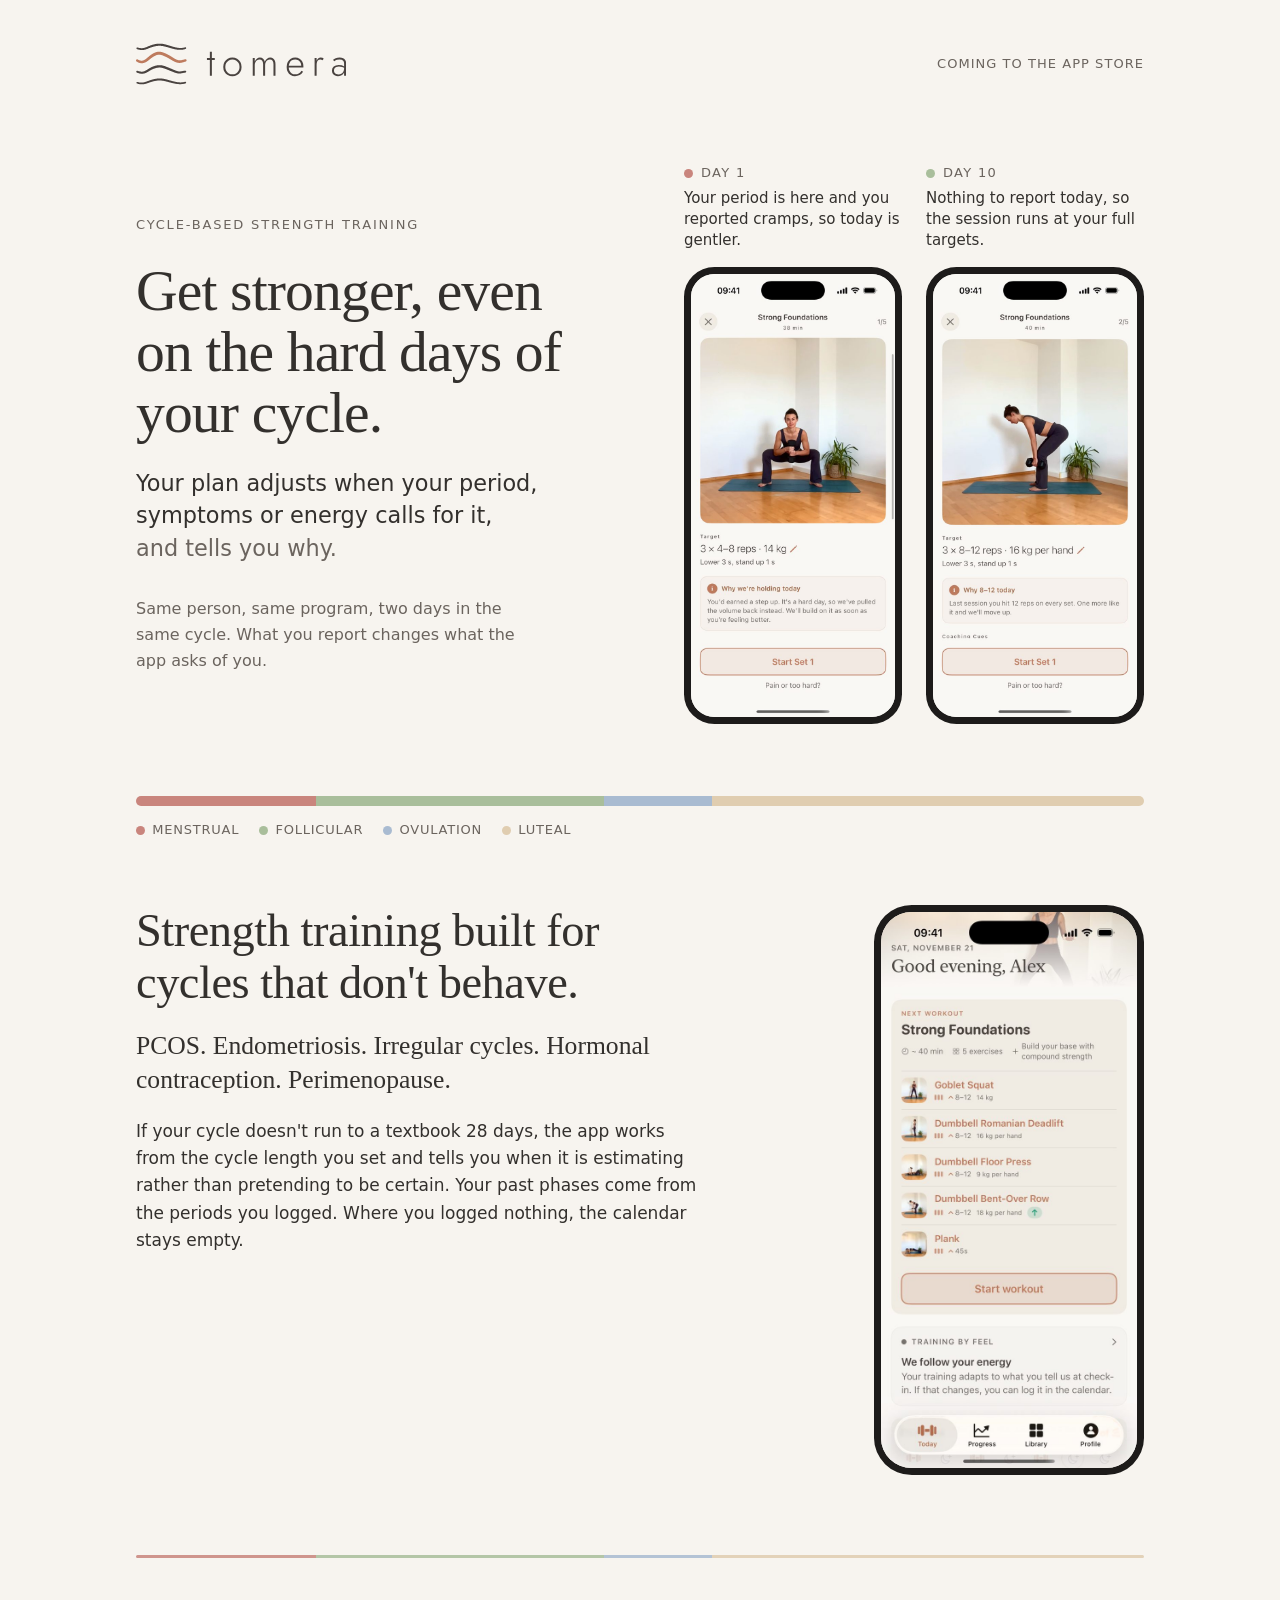
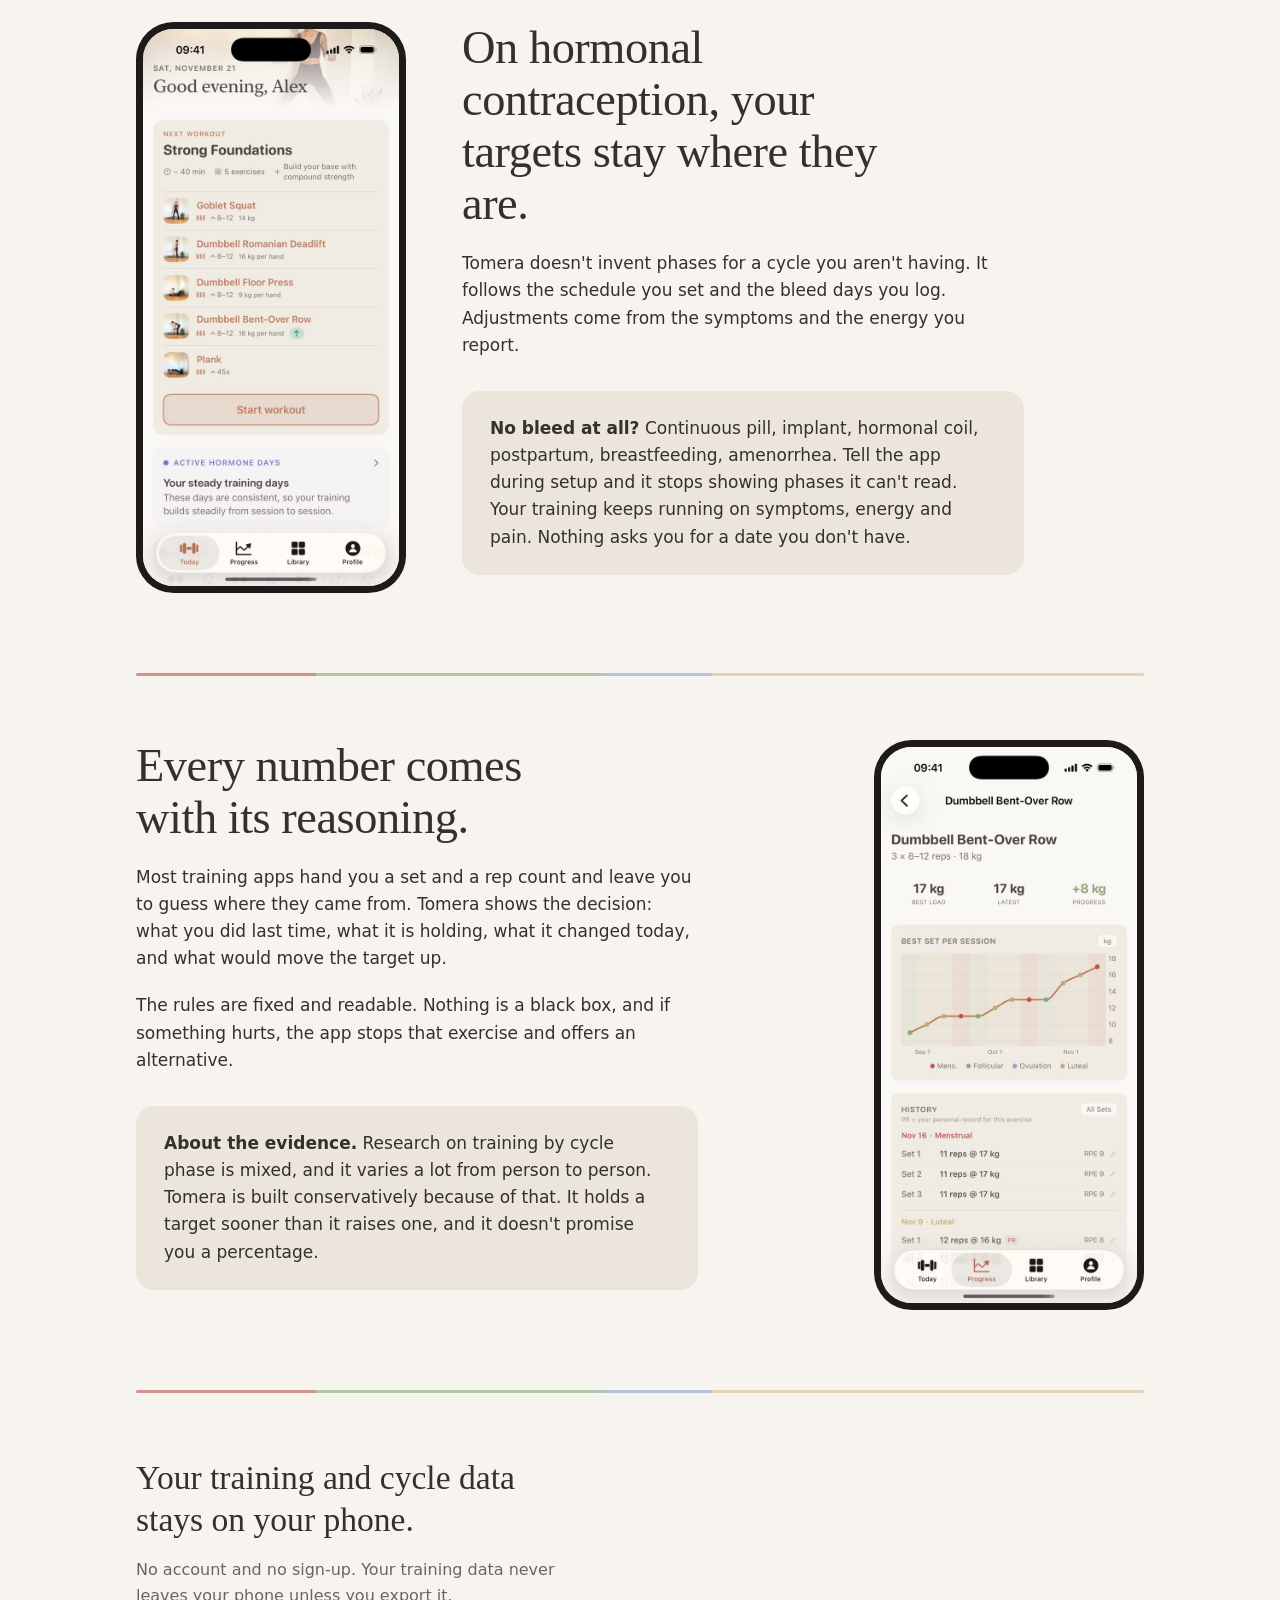
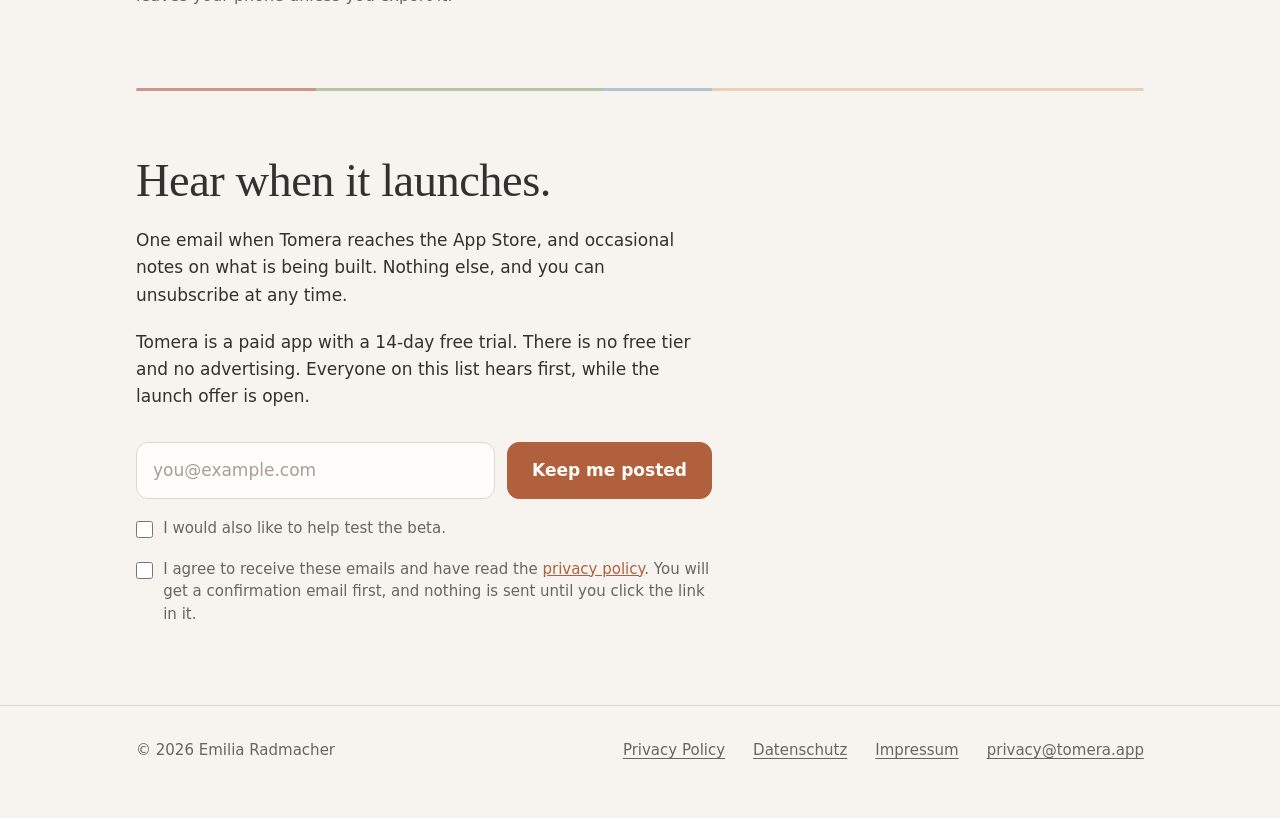
<file: index.html>
<!DOCTYPE html>
<html lang="en">
<head>
<meta charset="utf-8">
<meta name="viewport" content="width=device-width, initial-scale=1">
<title>Tomera · Cycle-based strength training</title>
<meta name="description" content="Get stronger, even on the hard days of your cycle. Your plan adjusts when your period, symptoms or energy calls for it, and tells you why. Built for PCOS, endometriosis, irregular cycles, hormonal contraception and perimenopause. Your data stays on your phone.">
<link rel="canonical" href="https://tomera.app/">
<meta property="og:type" content="website">
<meta property="og:title" content="Tomera · Cycle-based strength training">
<meta property="og:description" content="Get stronger, even on the hard days of your cycle.">
<meta property="og:url" content="https://tomera.app/">
<meta property="og:image" content="https://tomera.app/og-image.png">
<meta property="og:image:width" content="1200">
<meta property="og:image:height" content="630">
<meta property="og:image:alt" content="The Tomera home screen on two different days of the same cycle, one gentler, one at full targets.">
<meta property="og:site_name" content="Tomera">
<meta name="twitter:card" content="summary_large_image">
<link rel="icon" href="/icon.png" type="image/png">
<link rel="apple-touch-icon" href="/icon.png">

<style>
:root{
  --paper:#F7F4EF;
  --card:#EBE5DC;
  --ink:#33302D;
  --ink-soft:#6B645E;
  --clay:#B0603C;
  --line:#DED6CA;

  --menstrual:#C9857D;
  --follicular:#A9BE9B;
  --ovulation:#A9BBD1;
  --luteal:#E0CDB0;

  --measure:66rem;
}

*{box-sizing:border-box}

html{-webkit-text-size-adjust:100%}

body{
  margin:0;
  background:var(--paper);
  color:var(--ink);
  font-family:system-ui,-apple-system,"Segoe UI",Roboto,sans-serif;
  font-size:17px;
  line-height:1.6;
  -webkit-font-smoothing:antialiased;
}

.wrap{
  width:100%;
  max-width:var(--measure);
  margin:0 auto;
  padding:0 1.5rem;
}

a{color:var(--clay)}
a:focus-visible,
button:focus-visible{
  outline:2px solid var(--clay);
  outline-offset:3px;
  border-radius:2px;
}

/* ---------- masthead ---------- */

.masthead{
  padding:2.25rem 0 1rem;
}
.masthead .wrap{
  display:flex;
  align-items:center;
  justify-content:space-between;
  gap:1rem;
  flex-wrap:wrap;
}
.mark{display:block;height:56px;width:auto}
.status{
  font-size:.8125rem;
  letter-spacing:.08em;
  text-transform:uppercase;
  color:var(--ink-soft);
  margin:0;
}

/* ---------- hero ---------- */

.hero{padding:3.5rem 0 0}

.eyebrow{
  font-size:.8125rem;
  letter-spacing:.14em;
  text-transform:uppercase;
  color:var(--ink-soft);
  margin:0 0 1.5rem;
}

.hero-grid{
  display:grid;
  grid-template-columns:minmax(0,1fr) minmax(0,460px);
  gap:4rem;
  align-items:center;
}

.hero h1{
  font-family:ui-serif,"New York",Georgia,serif;
  font-weight:400;
  font-size:clamp(2.3rem,5vw,3.6rem);
  line-height:1.06;
  letter-spacing:-.015em;
  margin:0 0 1.5rem;
  max-width:15ch;
}

.lede{
  font-size:clamp(1.15rem,2.2vw,1.4rem);
  line-height:1.45;
  max-width:32ch;
  margin:0 0 2rem;
  color:var(--ink);
}
.lede .second{display:block;color:var(--ink-soft)}

/* ---------- phase band (signature) ---------- */

.band{
  display:flex;
  height:10px;
  border-radius:999px;
  overflow:hidden;
  margin:4.5rem 0 .875rem;
}
.band span{display:block}
.band .m{flex:5;background:var(--menstrual)}
.band .f{flex:8;background:var(--follicular)}
.band .o{flex:3;background:var(--ovulation)}
.band .l{flex:12;background:var(--luteal)}

.band-key{
  display:flex;
  flex-wrap:wrap;
  gap:.4rem 1.25rem;
  margin:0;
  padding:0;
  list-style:none;
  font-size:.8125rem;
  letter-spacing:.06em;
  text-transform:uppercase;
  color:var(--ink-soft);
}
.band-key li{display:flex;align-items:center;gap:.45rem}
.dot{width:9px;height:9px;border-radius:999px;display:inline-block}
.dot.m{background:var(--menstrual)}
.dot.f{background:var(--follicular)}
.dot.o{background:var(--ovulation)}
.dot.l{background:var(--luteal)}

/* ---------- paired screens ---------- */

.pair{
  display:grid;
  grid-template-columns:repeat(2,minmax(0,1fr));
  gap:1.5rem;
  align-items:start;
}

.screen figcaption{
  margin:0 0 1rem;
  font-size:.9375rem;
  line-height:1.4;
}
.screen .day{
  display:flex;
  align-items:center;
  gap:.5rem;
  font-size:.8125rem;
  letter-spacing:.1em;
  text-transform:uppercase;
  color:var(--ink-soft);
  margin:0 0 .35rem;
}
.screen .say{color:var(--ink)}

.shot{
  display:block;
  width:100%;
  height:auto;
  border:7px solid #1d1b1a;
  border-radius:14% / 6.5%;
  background:#1d1b1a;
}

.pair-note{
  margin:0;
  max-width:40ch;
  color:var(--ink-soft);
  font-size:1rem;
}

/* ---------- rules and sections ---------- */

.rule{
  display:flex;
  height:3px;
  border-radius:999px;
  overflow:hidden;
  margin:5rem 0 0;
  opacity:.85;
}
.rule span{display:block}
.rule .m{flex:5;background:var(--menstrual)}
.rule .f{flex:8;background:var(--follicular)}
.rule .o{flex:3;background:var(--ovulation)}
.rule .l{flex:12;background:var(--luteal)}

.section{padding:4rem 0 0}

.section h2{
  font-family:ui-serif,"New York",Georgia,serif;
  font-weight:400;
  font-size:clamp(1.9rem,4vw,2.9rem);
  line-height:1.12;
  letter-spacing:-.01em;
  margin:0 0 1.25rem;
  max-width:20ch;
}

.section p{
  max-width:52ch;
  margin:0 0 1.25rem;
}

.split{
  display:grid;
  grid-template-columns:minmax(0,1fr) minmax(0,270px);
  gap:3.5rem;
  align-items:start;
}
.split.flip{grid-template-columns:minmax(0,270px) minmax(0,1fr)}
.split.flip .split-text{order:2}
.split.flip .split-media{order:1}

.conditions{
  font-family:ui-serif,"New York",Georgia,serif;
  font-size:clamp(1.25rem,2.6vw,1.6rem);
  line-height:1.35;
  margin:0 0 1.5rem;
  max-width:22ch;
}

.floor{
  background:var(--card);
  border-radius:18px;
  padding:1.5rem 1.75rem;
  margin:2rem 0 0;
  max-width:52ch;
}
.floor p{margin:0;max-width:none}
.floor strong{font-weight:600}

/* ---------- privacy ---------- */

.privacy{
  padding:4rem 0 0;
}
.privacy p{
  font-family:ui-serif,"New York",Georgia,serif;
  font-size:clamp(1.5rem,3.4vw,2.1rem);
  line-height:1.25;
  max-width:24ch;
  margin:0 0 1rem;
}
.privacy .sub{
  font-family:system-ui,-apple-system,"Segoe UI",Roboto,sans-serif;
  font-size:1rem;
  line-height:1.6;
  color:var(--ink-soft);
  max-width:46ch;
}

/* ---------- signup ---------- */

.visually-hidden{
  position:absolute;
  width:1px;height:1px;
  padding:0;margin:-1px;
  overflow:hidden;
  clip:rect(0 0 0 0);
  white-space:nowrap;
  border:0;
}

.signup-form{max-width:36rem;margin:2rem 0 0}

.field-row{
  display:flex;
  gap:.75rem;
  flex-wrap:wrap;
}

.field-row input[type=email]{
  flex:1 1 16rem;
  min-width:0;
  font:inherit;
  color:var(--ink);
  background:#FFFDFA;
  border:1px solid var(--line);
  border-radius:12px;
  padding:.85rem 1rem;
}
.field-row input[type=email]::placeholder{color:#A79E95}
.field-row input[type=email]:focus-visible{
  outline:2px solid var(--clay);
  outline-offset:1px;
  border-color:var(--clay);
}

.field-row button{
  font:inherit;
  font-weight:600;
  color:#FFFDFA;
  background:var(--clay);
  border:1px solid var(--clay);
  border-radius:12px;
  padding:.85rem 1.5rem;
  cursor:pointer;
}
.field-row button:hover{background:#9C5334;border-color:#9C5334}

.check{
  display:flex;
  align-items:flex-start;
  gap:.65rem;
  margin:1.15rem 0 0;
  font-size:.9375rem;
  line-height:1.5;
  color:var(--ink-soft);
  cursor:pointer;
}
.check input{
  margin:.25rem 0 0;
  width:1.05rem;
  height:1.05rem;
  accent-color:var(--clay);
  flex:none;
}
.check a{color:var(--clay)}

.trap{
  position:absolute;
  left:-9999px;
  width:1px;
  height:1px;
  overflow:hidden;
}

/* ---------- footer ---------- */

.foot{
  margin-top:5rem;
  border-top:1px solid var(--line);
  padding:2rem 0 3.5rem;
  font-size:.9375rem;
  color:var(--ink-soft);
}
.foot .wrap{
  display:flex;
  flex-wrap:wrap;
  gap:.75rem 1.75rem;
  align-items:baseline;
  justify-content:space-between;
}
.foot nav{display:flex;flex-wrap:wrap;gap:.75rem 1.75rem}
.foot a{color:var(--ink-soft);text-decoration:underline;text-underline-offset:3px}
.foot a:hover{color:var(--clay)}
.foot .copy{margin:0}

/* ---------- responsive ---------- */

@media (max-width:760px){
  .pair{gap:1.5rem}
  .split,
  .split.flip{grid-template-columns:minmax(0,1fr);gap:2rem}
  .split.flip .split-text{order:1}
  .split.flip .split-media{order:2}
  .split-media{max-width:270px}
  .hero{padding-top:2.5rem}
  .hero-grid{grid-template-columns:minmax(0,1fr);gap:2.5rem}
  .band{margin-top:3rem}
  .rule{margin-top:3.5rem}
  .section{padding-top:3rem}
}

@media (max-width:420px){
  .pair{grid-template-columns:minmax(0,1fr);gap:2rem;max-width:16rem}
}

@media (prefers-reduced-motion:reduce){
  *{animation:none !important;transition:none !important}
}
</style>
</head>

<body>

<header class="masthead">
  <div class="wrap">
    <img class="mark" src="tomera_lockup_horizontal_light.svg" alt="Tomera">
    <p class="status">Coming to the App Store</p>
  </div>
</header>

<main>

  <section class="hero">
    <div class="wrap">
      <div class="hero-grid">

        <div class="hero-text">
          <p class="eyebrow">Cycle-based strength training</p>
          <h1>Get stronger, even on the hard days of your cycle.</h1>
          <p class="lede">
            Your plan adjusts when your period, symptoms or energy calls for it,
            <span class="second">and tells you why.</span>
          </p>
          <p class="pair-note">
            Same person, same program, two days in the same cycle. What you
            report changes what the app asks of you.
          </p>
        </div>

        <div class="pair">
          <figure class="screen" style="margin:0">
            <figcaption>
              <span class="day"><span class="dot m"></span>Day 1</span>
              <span class="say">Your period is here and you reported cramps, so today is gentler.</span>
            </figcaption>
            <img class="shot" src="hero-hard-day.jpg" alt="An exercise screen on a hard day: the target is lowered to 4 to 8 reps, with the explanation that the volume was pulled back for today.">
          </figure>

          <figure class="screen" style="margin:0">
            <figcaption>
              <span class="day"><span class="dot f"></span>Day 10</span>
              <span class="say">Nothing to report today, so the session runs at your full targets.</span>
            </figcaption>
            <img class="shot" src="hero-normal-day.jpg" alt="An exercise screen on an ordinary day: the full target of 8 to 12 reps, with the explanation of what moves it up.">
          </figure>
        </div>

      </div>

      <div class="band" role="img" aria-label="A cycle shown as four phases: menstrual, follicular, ovulation, luteal.">
        <span class="m"></span><span class="f"></span><span class="o"></span><span class="l"></span>
      </div>
      <ul class="band-key">
        <li><span class="dot m"></span>Menstrual</li>
        <li><span class="dot f"></span>Follicular</li>
        <li><span class="dot o"></span>Ovulation</li>
        <li><span class="dot l"></span>Luteal</li>
      </ul>
    </div>
  </section>

  <section class="section">
    <div class="wrap">
      <div class="split">
        <div class="split-text">
          <h2>Strength training built for cycles that don't behave.</h2>
          <p class="conditions">
            PCOS. Endometriosis. Irregular cycles. Hormonal contraception.
            Perimenopause.
          </p>
          <p>
            If your cycle doesn't run to a textbook 28 days, the app works from
            the cycle length you set and tells you when it is estimating rather
            than pretending to be certain. Your past phases come from the periods
            you logged. Where you logged nothing, the calendar stays empty.
          </p>
        </div>
        <div class="split-media">
          <img class="shot" src="training-by-feel.jpg" alt="The Tomera home screen for a user without a regular period: the next workout, and a card explaining that training follows what she reports at check-in.">
        </div>
      </div>
    </div>
  </section>

  <div class="wrap">
    <div class="rule"><span class="m"></span><span class="f"></span><span class="o"></span><span class="l"></span></div>
  </div>

  <section class="section">
    <div class="wrap">
      <div class="split flip">
        <div class="split-text">
          <h2>On hormonal contraception, your targets stay where they are.</h2>
          <p>
            Tomera doesn't invent phases for a cycle you aren't having.
            It follows the schedule you set and the bleed days you log.
            Adjustments come from the symptoms and the energy you report.
          </p>

          <div class="floor">
            <p>
              <strong>No bleed at all?</strong> Continuous pill, implant,
              hormonal coil, postpartum, breastfeeding, amenorrhea. Tell the app
              during setup and it stops showing phases it can't read. Your
              training keeps running on symptoms, energy and pain. Nothing asks
              you for a date you don't have.
            </p>
          </div>
        </div>
        <div class="split-media">
          <img class="shot" src="today-contraception.jpg" alt="The Tomera home screen for a user on hormonal contraception, showing active hormone days and the next workout, with no cycle phase or day count.">
        </div>
      </div>
    </div>
  </section>

  <div class="wrap">
    <div class="rule"><span class="m"></span><span class="f"></span><span class="o"></span><span class="l"></span></div>
  </div>

  <section class="section">
    <div class="wrap">
      <div class="split">
        <div class="split-text">
          <h2>Every number comes with its reasoning.</h2>
          <p>
            Most training apps hand you a set and a rep count and leave you to
            guess where they came from. Tomera shows the decision: what you did
            last time, what it is holding, what it changed today, and what would
            move the target up.
          </p>
          <p>
            The rules are fixed and readable. Nothing is a black box, and if
            something hurts, the app stops that exercise and offers an alternative.
          </p>

          <div class="floor">
            <p>
              <strong>About the evidence.</strong> Research on training by cycle
              phase is mixed, and it varies a lot from person to person. Tomera
              is built conservatively because of that. It holds a target sooner
              than it raises one, and it doesn't promise you a percentage.
            </p>
          </div>
        </div>
        <div class="split-media">
          <img class="shot" src="progress-by-phase.jpg" alt="An exercise progress screen: best and latest load, a chart of the best set per session with each session colored by its cycle phase, and the logged history with records and effort ratings.">
        </div>
      </div>
    </div>
  </section>

  <div class="wrap">
    <div class="rule"><span class="m"></span><span class="f"></span><span class="o"></span><span class="l"></span></div>
  </div>

  <section class="privacy">
    <div class="wrap">
      <p>Your training and cycle data stays on your phone.</p>
      <p class="sub">
        No account and no sign-up. Your training data never leaves your phone
        unless you export it.
      </p>
    </div>
  </section>

  <div class="wrap">
    <div class="rule"><span class="m"></span><span class="f"></span><span class="o"></span><span class="l"></span></div>
  </div>

  <section class="section signup">
    <div class="wrap">
      <h2>Hear when it launches.</h2>
      <p>
        One email when Tomera reaches the App Store, and occasional notes on what
        is being built. Nothing else, and you can unsubscribe at any time.
      </p>
      <p>
        Tomera is a paid app with a 14-day free trial. There is no free tier and
        no advertising. Everyone on this list hears first, while the launch offer
        is open.
      </p>

      <form class="signup-form" method="POST" action="https://997e5c6c.sibforms.com/serve/[base64]">
        <div class="field-row">
          <label class="visually-hidden" for="EMAIL">Email address</label>
          <input
            id="EMAIL"
            type="email"
            name="EMAIL"
            required
            autocomplete="email"
            placeholder="you@example.com">
          <button type="submit">Keep me posted</button>
        </div>

        <label class="check">
          <input type="checkbox" id="BETA" name="BETA" value="1">
          <span>I would also like to help test the beta.</span>
        </label>

        <label class="check">
          <input type="checkbox" required>
          <span>
            I agree to receive these emails and have read the
            <a href="/privacy.html">privacy policy</a>. You will get a confirmation
            email first, and nothing is sent until you click the link in it.
          </span>
        </label>

        <!-- Anti-spam honeypot. Hidden from people, filled in by bots. Do not remove. -->
        <div class="trap" aria-hidden="true">
          <input type="text" name="email_address_check" value="" tabindex="-1" autocomplete="off">
        </div>

        <input type="hidden" name="locale" value="en">
        <input type="hidden" name="html_type" value="simple">
      </form>
    </div>
  </section>

</main>

<footer class="foot">
  <div class="wrap">
    <p class="copy">&copy; 2026 Emilia Radmacher</p>
    <nav>
      <a href="/privacy.html">Privacy Policy</a>
      <a href="/datenschutz.html">Datenschutz</a>
      <a href="/impressum.html">Impressum</a>
      <a href="mailto:privacy@tomera.app">privacy@tomera.app</a>
    </nav>
  </div>
</footer>

</body>
</html>
</file>
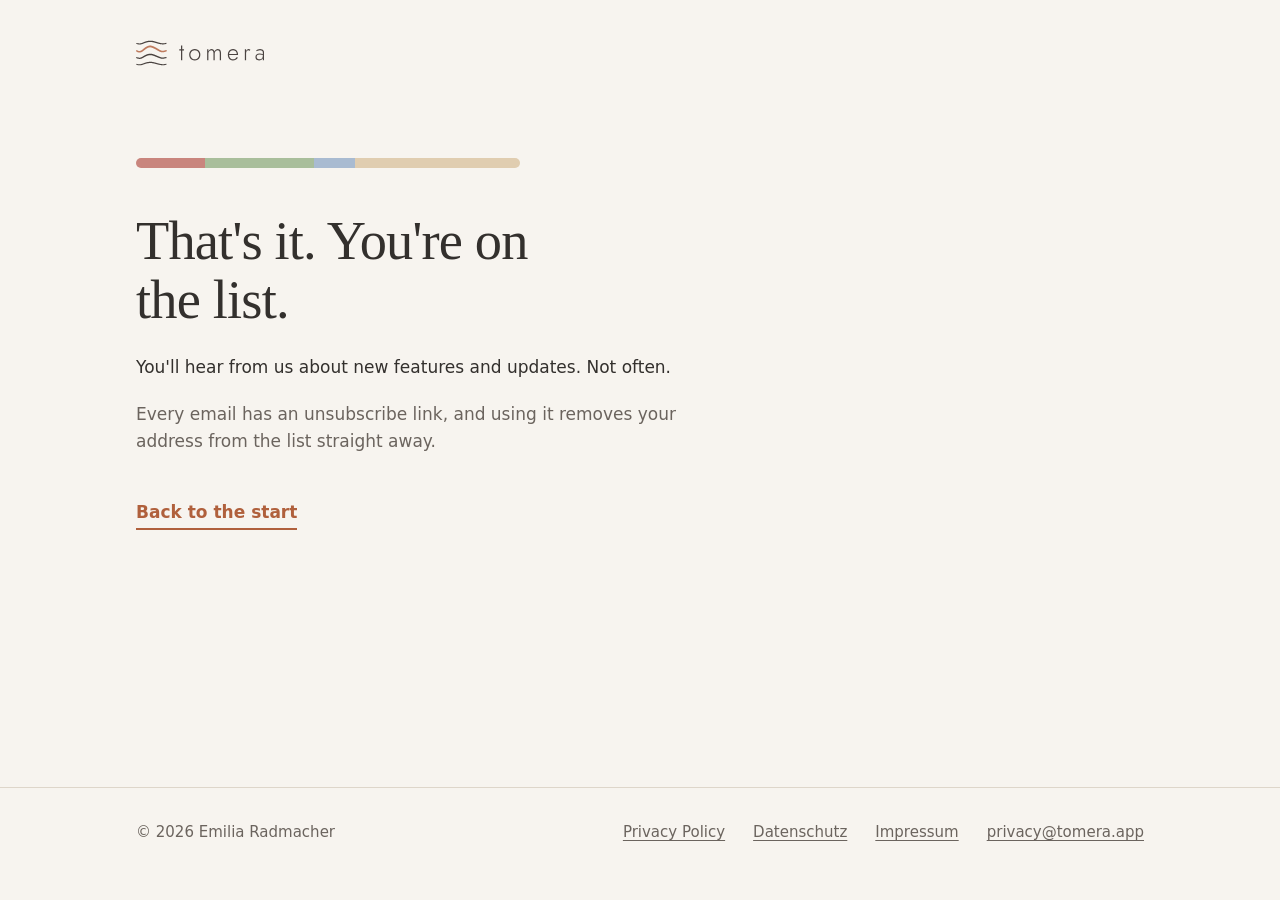
<file: confirmed.html>
<!DOCTYPE html>
<html lang="en">
<head>
<meta charset="utf-8">
<meta name="viewport" content="width=device-width, initial-scale=1">
<title>You are on the list · Tomera</title>
<meta name="robots" content="noindex">

<style>
:root{
  --paper:#F7F4EF;
  --card:#EBE5DC;
  --ink:#33302D;
  --ink-soft:#6B645E;
  --clay:#B0603C;
  --line:#DED6CA;

  --menstrual:#C9857D;
  --follicular:#A9BE9B;
  --ovulation:#A9BBD1;
  --luteal:#E0CDB0;
}

*{box-sizing:border-box}
html{-webkit-text-size-adjust:100%}

body{
  margin:0;
  min-height:100vh;
  display:flex;
  flex-direction:column;
  background:var(--paper);
  color:var(--ink);
  font-family:system-ui,-apple-system,"Segoe UI",Roboto,sans-serif;
  font-size:17px;
  line-height:1.6;
  -webkit-font-smoothing:antialiased;
}

.wrap{
  width:100%;
  max-width:66rem;
  margin:0 auto;
  padding:0 1.5rem;
}

a{color:var(--clay)}
a:focus-visible{outline:2px solid var(--clay);outline-offset:3px;border-radius:2px}

.masthead{padding:2.25rem 0 1rem}
.mark{display:block;height:34px;width:auto}

main{flex:1 0 auto;padding:4.5rem 0 0}

h1{
  font-family:ui-serif,"New York",Georgia,serif;
  font-weight:400;
  font-size:clamp(2.2rem,5.5vw,3.4rem);
  line-height:1.08;
  letter-spacing:-.015em;
  margin:0 0 1.5rem;
  max-width:16ch;
}

p{max-width:50ch;margin:0 0 1.25rem}
.soft{color:var(--ink-soft)}

.band{
  display:flex;
  height:10px;
  border-radius:999px;
  overflow:hidden;
  margin:0 0 2.75rem;
  max-width:24rem;
}
.band span{display:block}
.band .m{flex:5;background:var(--menstrual)}
.band .f{flex:8;background:var(--follicular)}
.band .o{flex:3;background:var(--ovulation)}
.band .l{flex:12;background:var(--luteal)}

.back{
  display:inline-block;
  margin:1.5rem 0 0;
  font-weight:600;
  text-decoration:none;
  border-bottom:2px solid var(--clay);
  padding-bottom:2px;
}

.foot{
  flex:none;
  margin-top:5rem;
  border-top:1px solid var(--line);
  padding:2rem 0 3.5rem;
  font-size:.9375rem;
  color:var(--ink-soft);
}
.foot .wrap{
  display:flex;
  flex-wrap:wrap;
  gap:.75rem 1.75rem;
  align-items:baseline;
  justify-content:space-between;
}
.foot nav{display:flex;flex-wrap:wrap;gap:.75rem 1.75rem}
.foot a{color:var(--ink-soft);text-decoration:underline;text-underline-offset:3px}
.foot a:hover{color:var(--clay)}
.foot .copy{margin:0}

@media (max-width:760px){
  main{padding-top:3rem}
}
</style>
<link rel="icon" href="/icon.png" type="image/png">
<link rel="apple-touch-icon" href="/icon.png">
</head>

<body>

<header class="masthead">
  <div class="wrap">
    <a href="/"><img class="mark" src="tomera_lockup_horizontal_light.svg" alt="Tomera"></a>
  </div>
</header>

<main>
  <div class="wrap">
    <div class="band" role="presentation">
      <span class="m"></span><span class="f"></span><span class="o"></span><span class="l"></span>
    </div>

    <h1>That's it. You're on the list.</h1>

    <p>
      You'll hear from us about new features and updates. Not often.
    </p>

    <p class="soft">
      Every email has an unsubscribe link, and using it removes your address
      from the list straight away.
    </p>

    <a class="back" href="/">Back to the start</a>
  </div>
</main>

<footer class="foot">
  <div class="wrap">
    <p class="copy">&copy; 2026 Emilia Radmacher</p>
    <nav>
      <a href="/privacy.html">Privacy Policy</a>
      <a href="/datenschutz.html">Datenschutz</a>
      <a href="/impressum.html">Impressum</a>
      <a href="mailto:privacy@tomera.app">privacy@tomera.app</a>
    </nav>
  </div>
</footer>

</body>
</html>
</file>
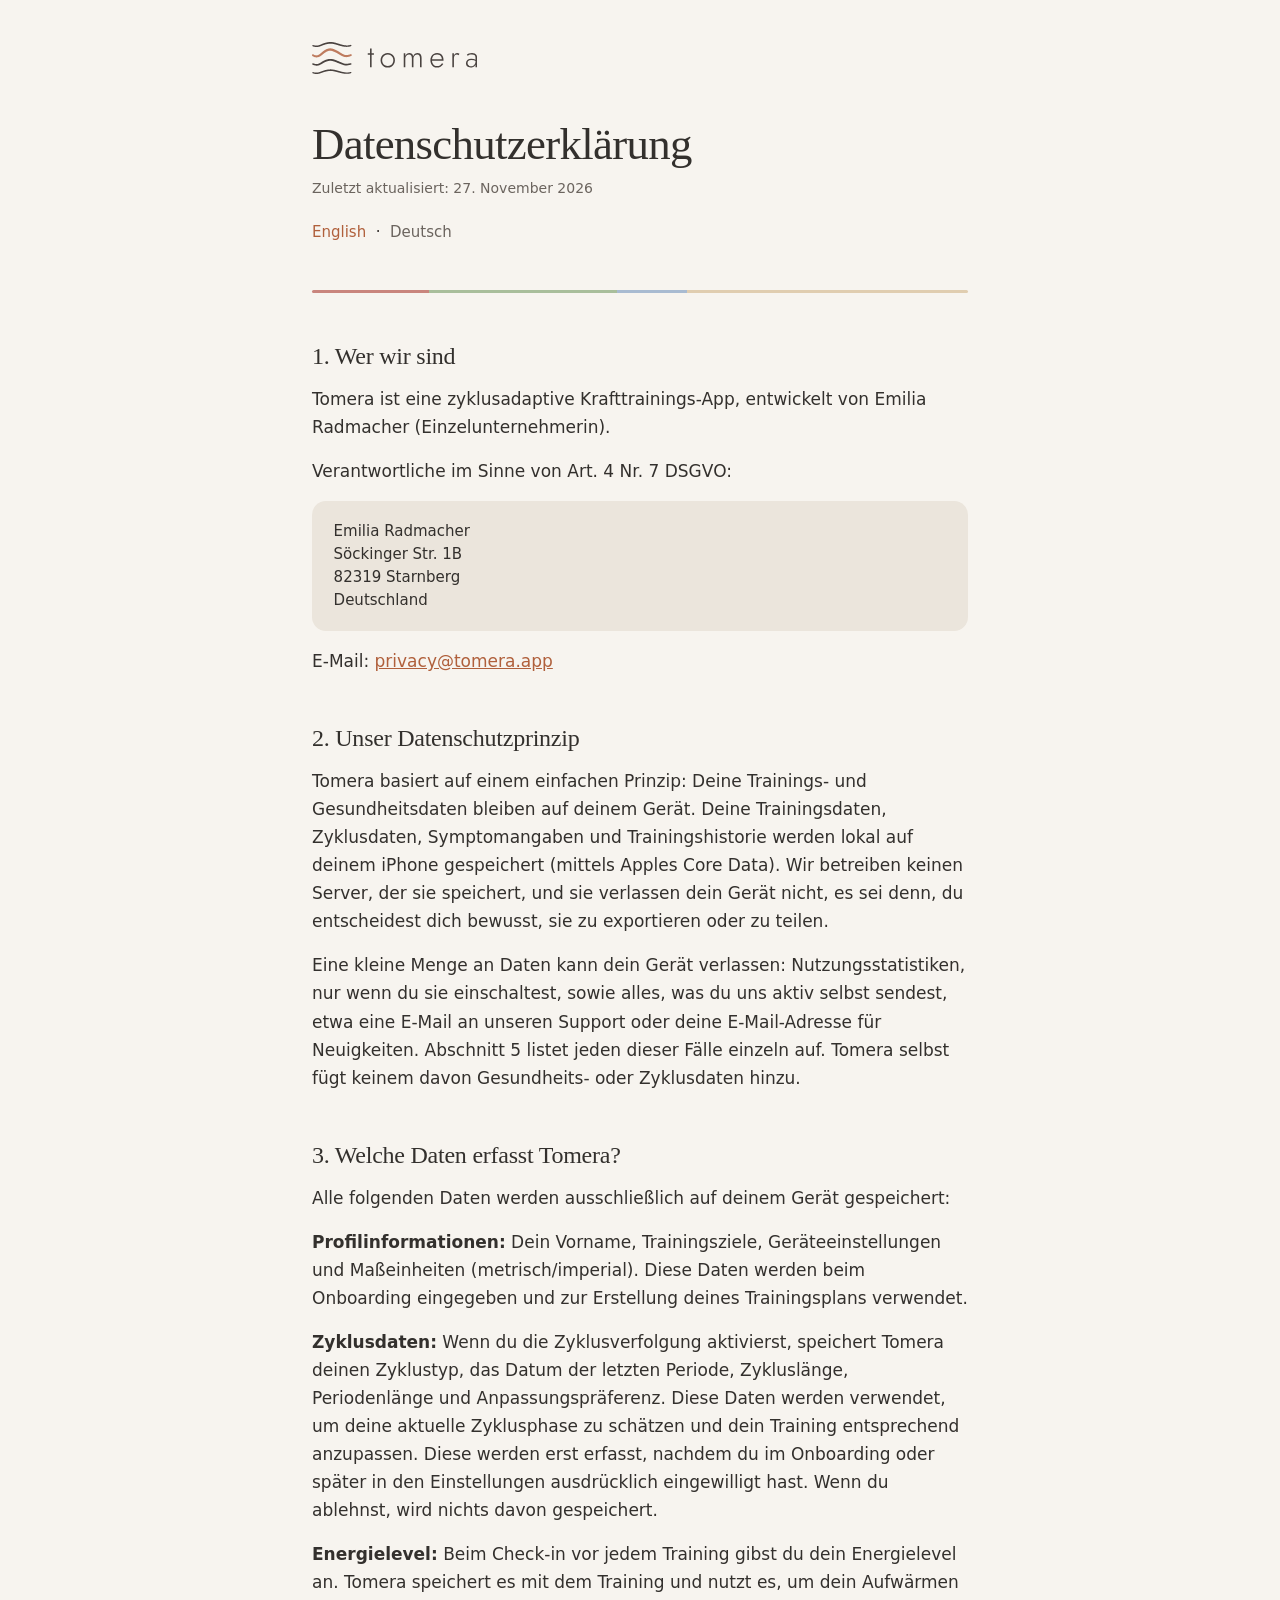
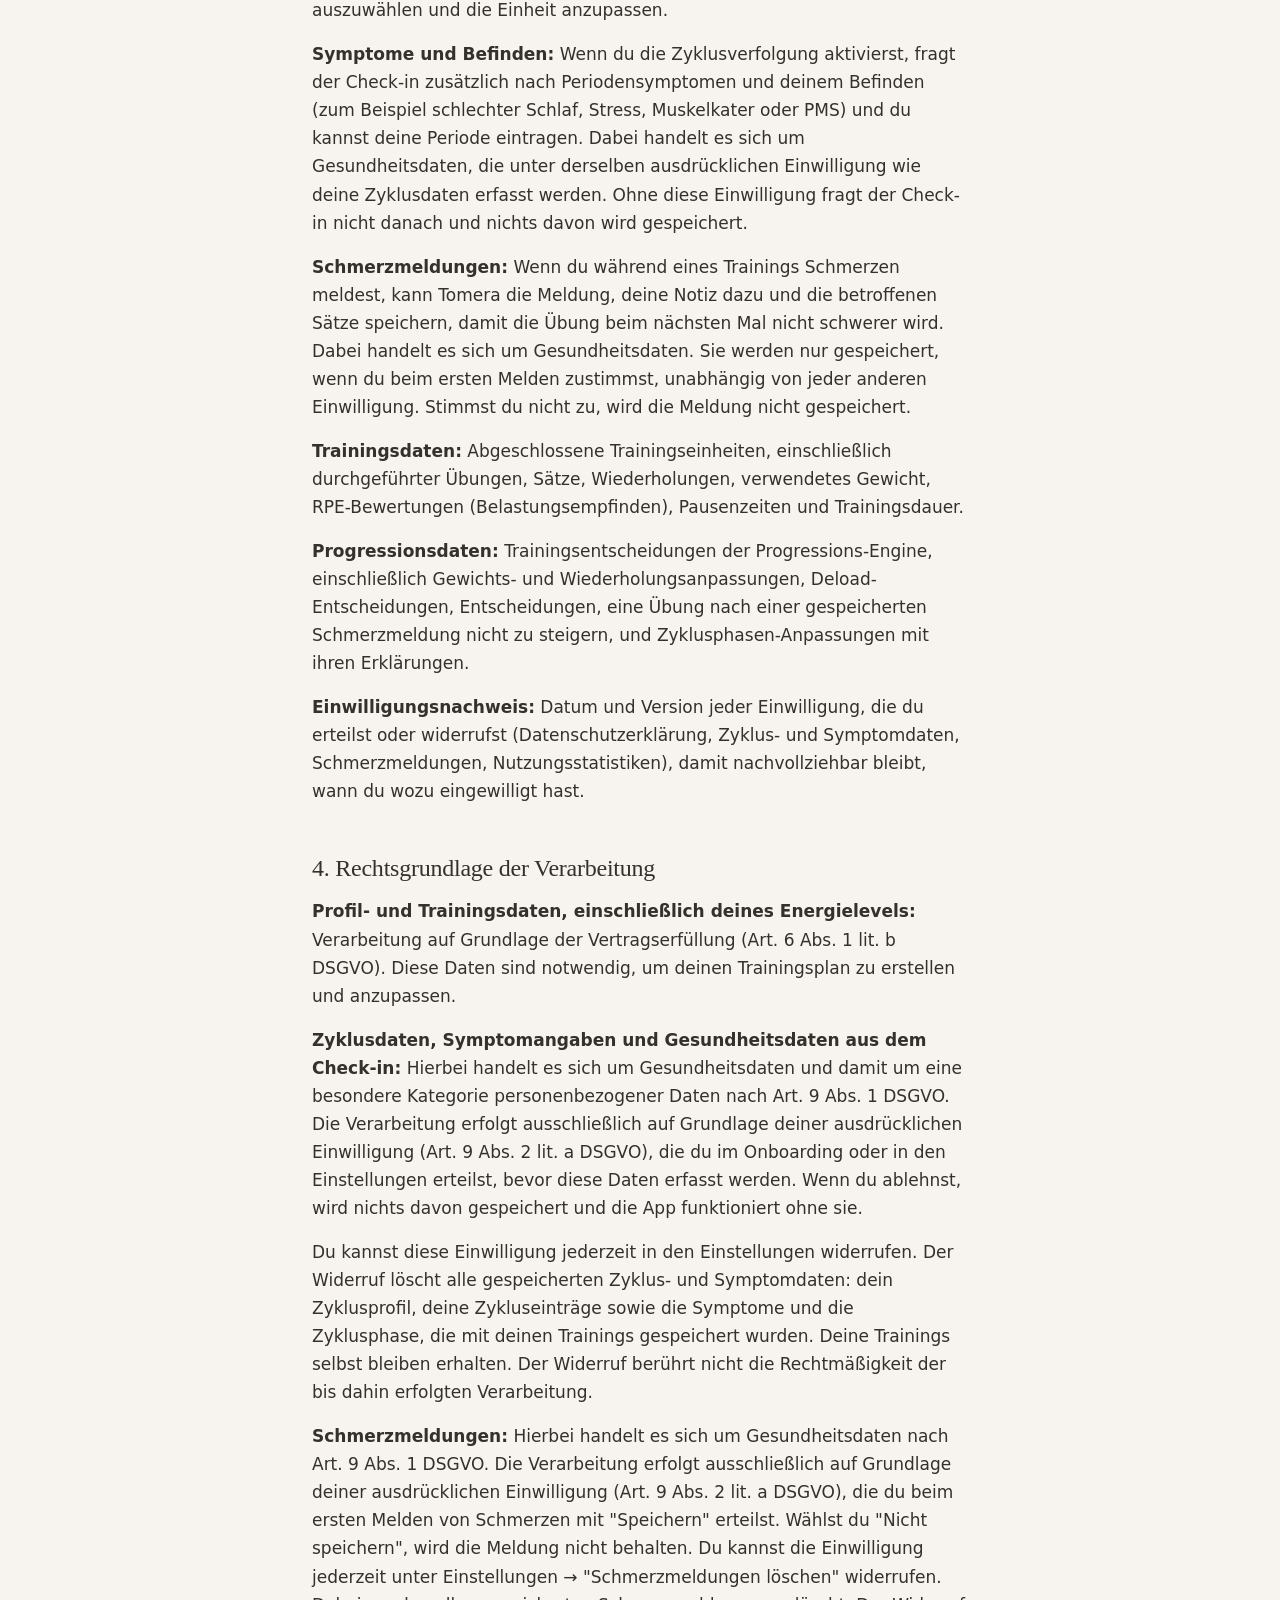
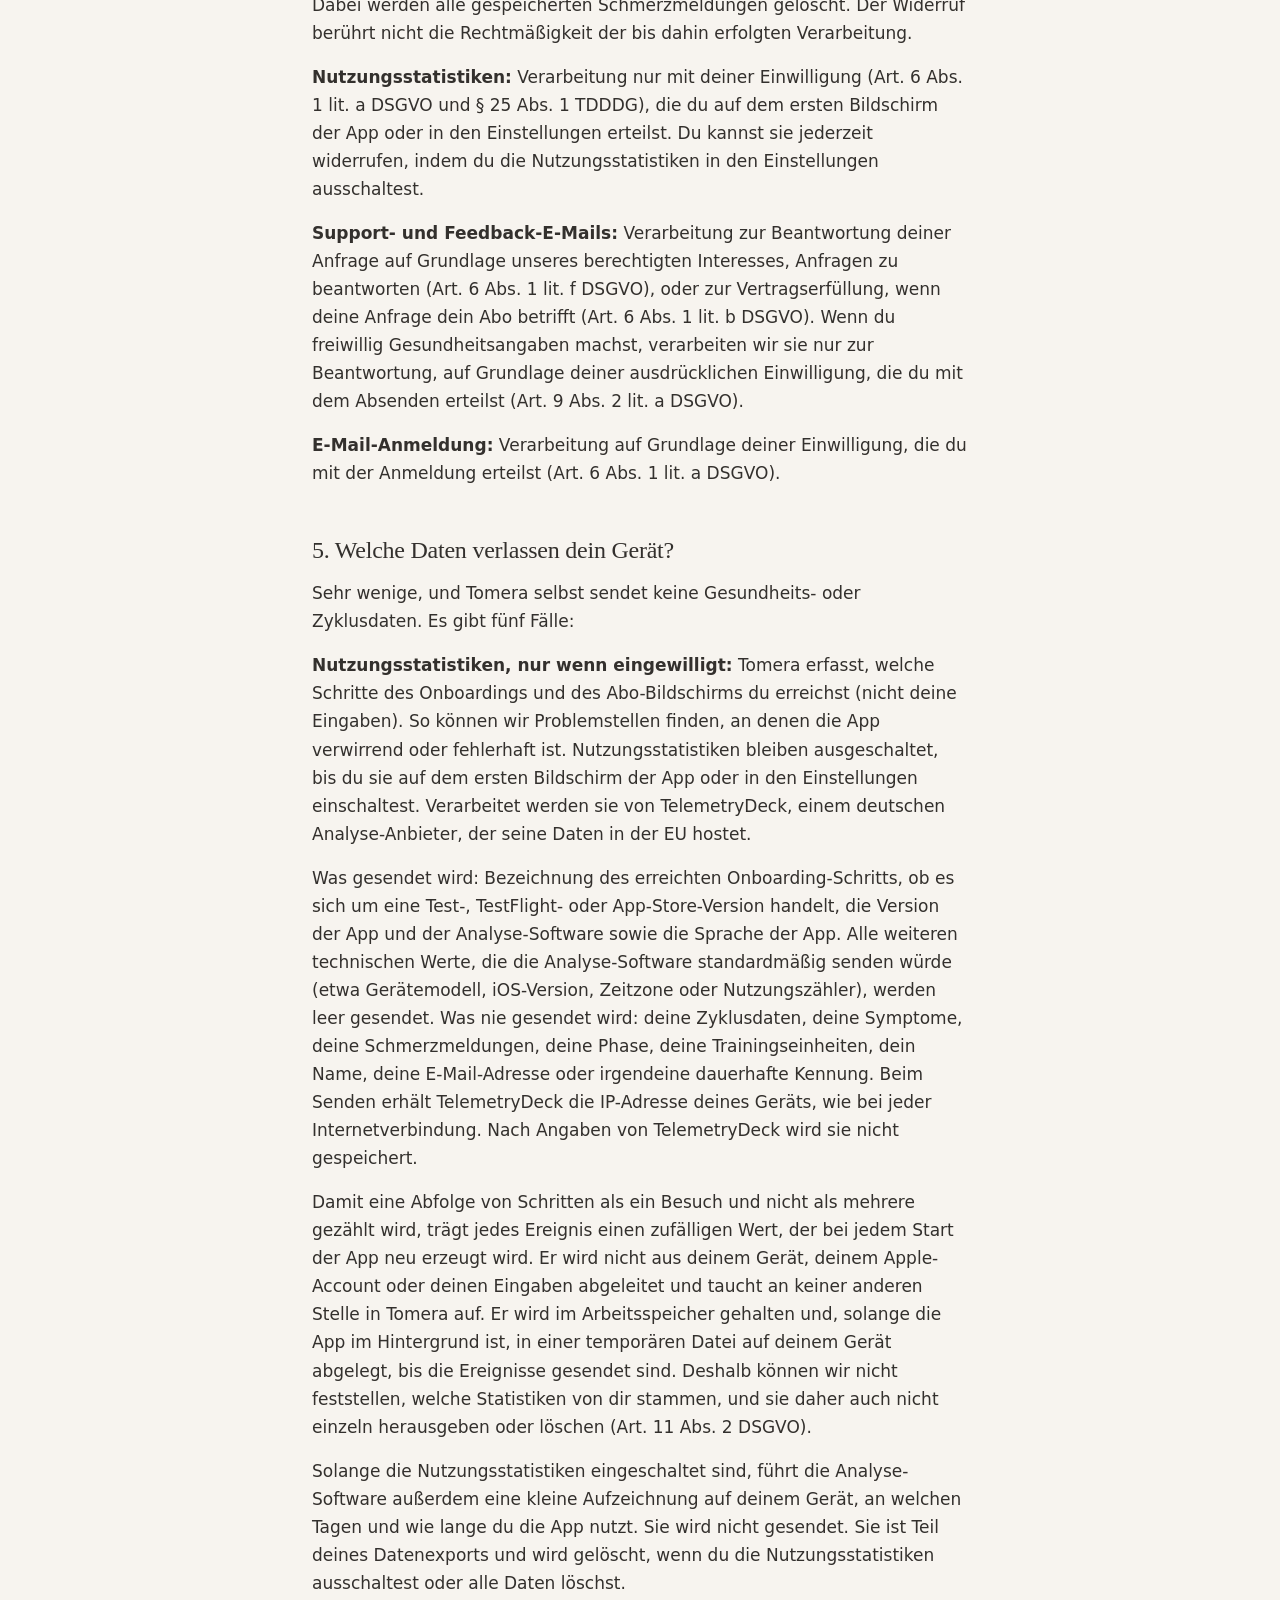
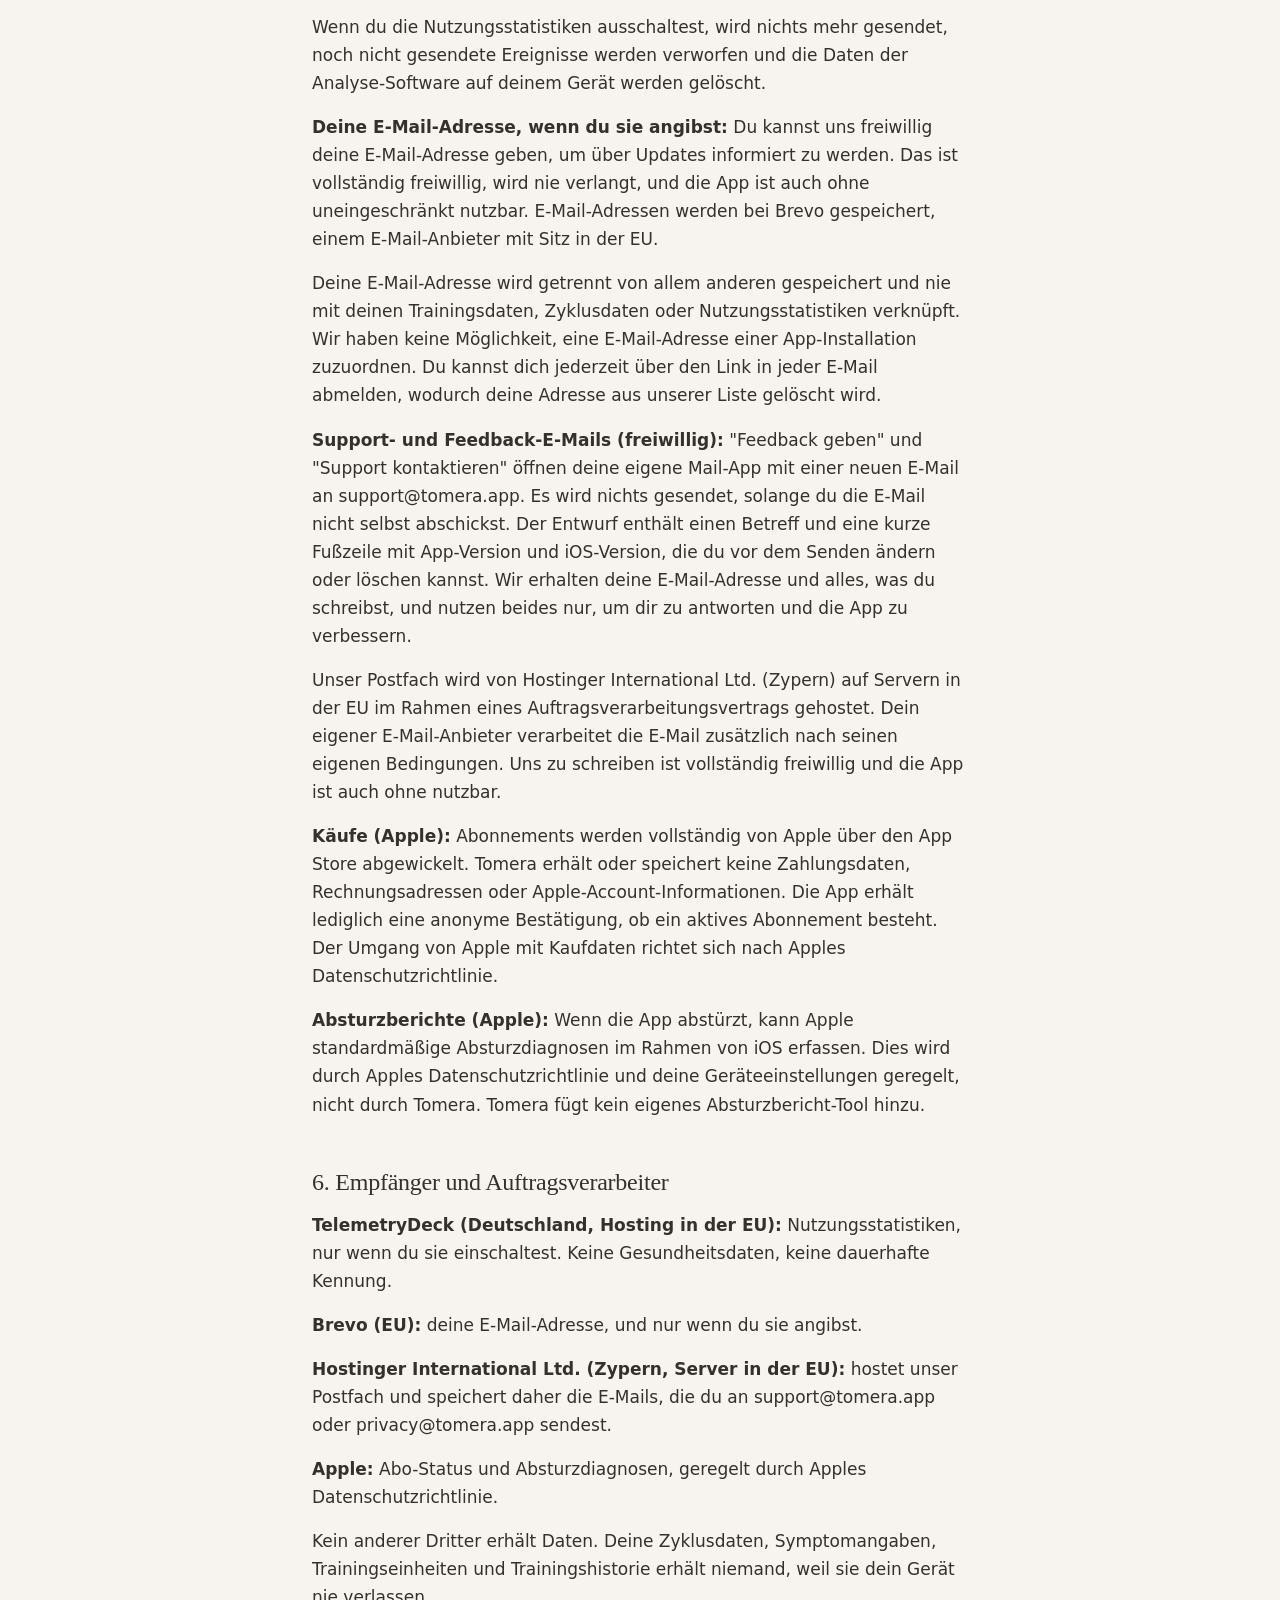
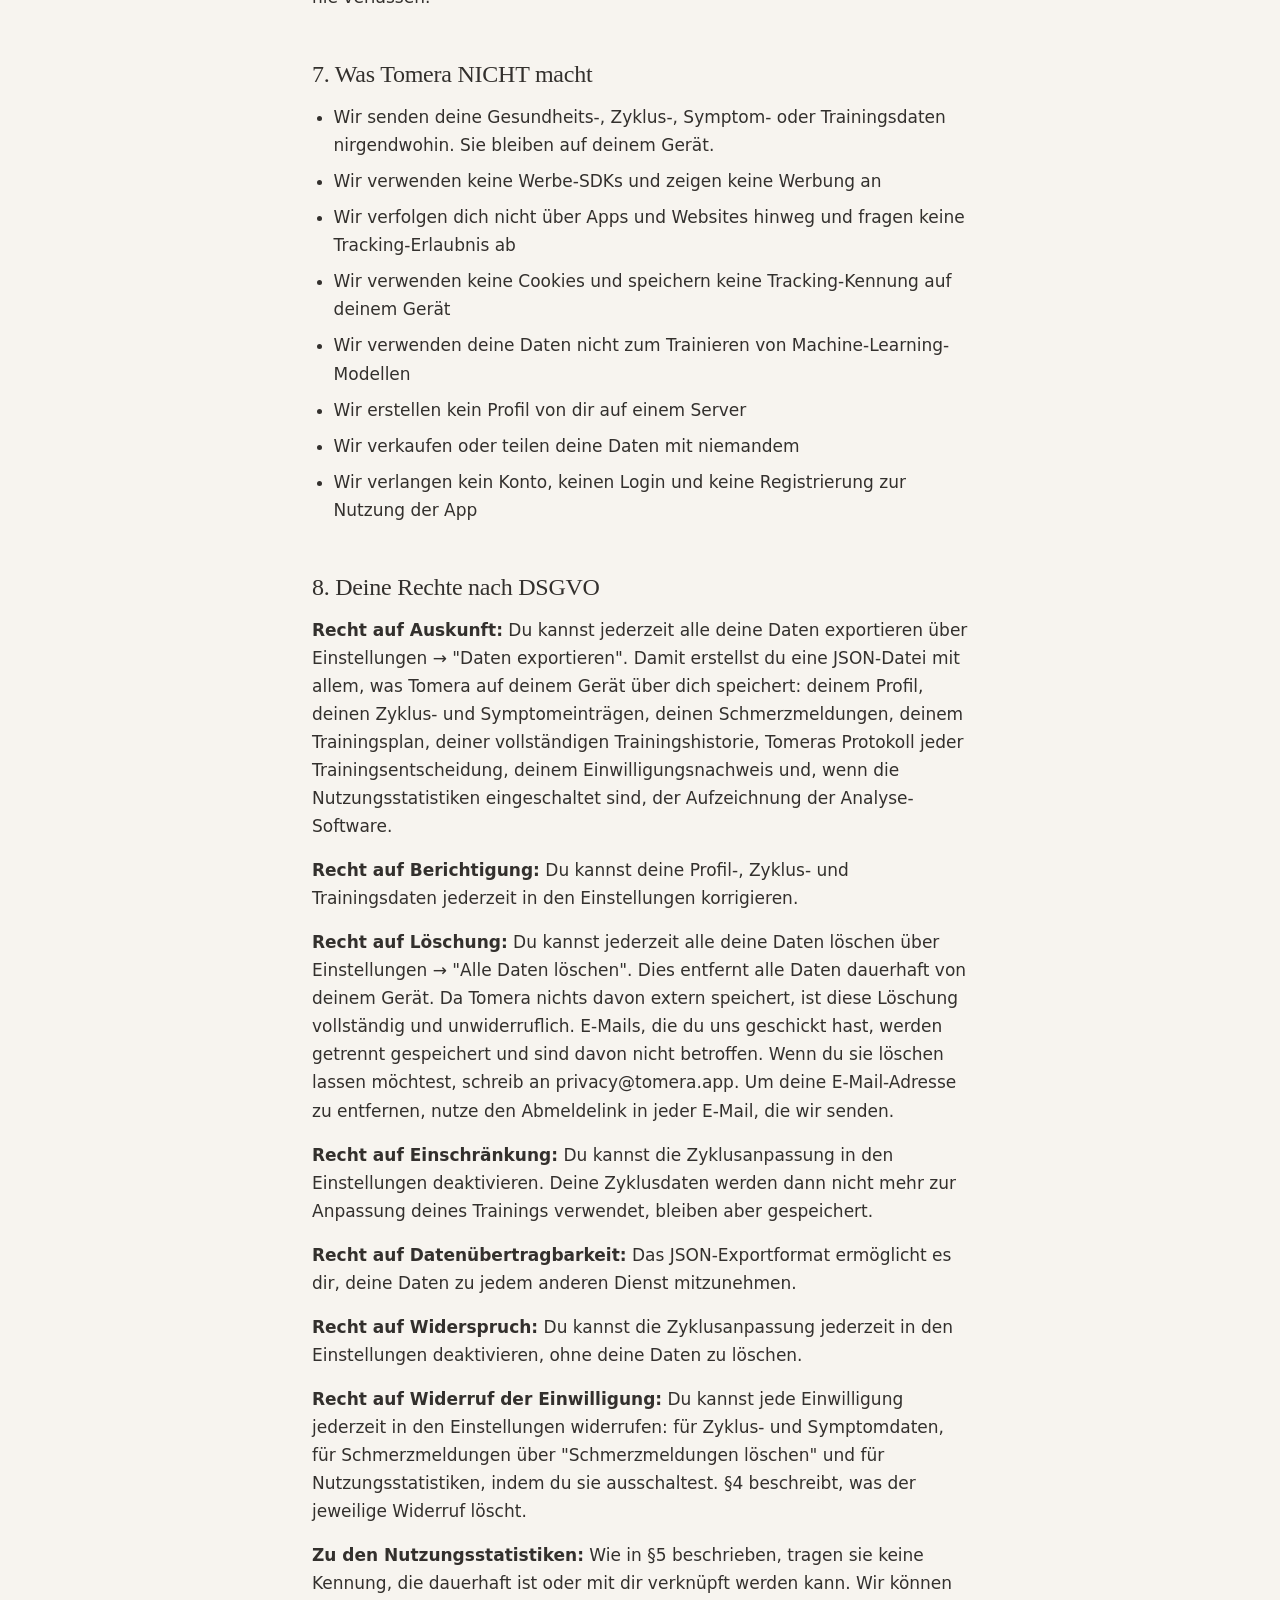
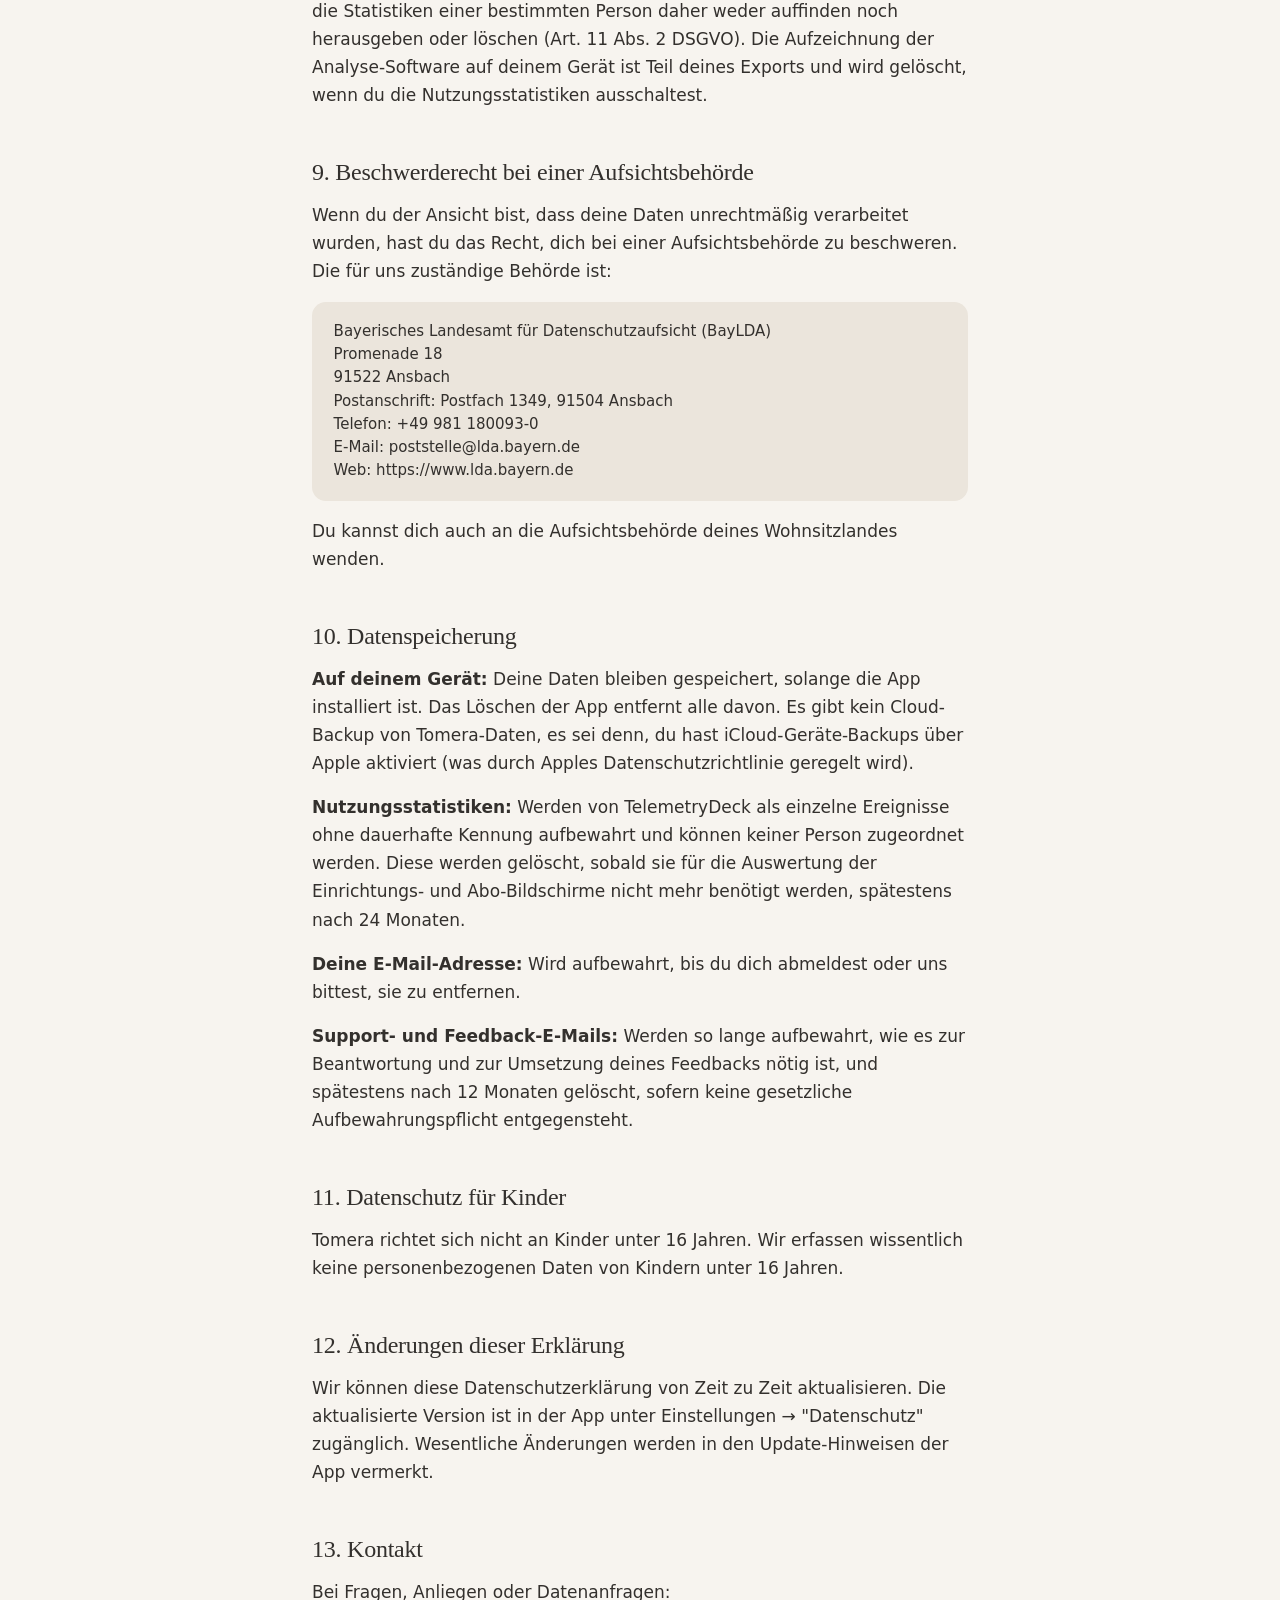
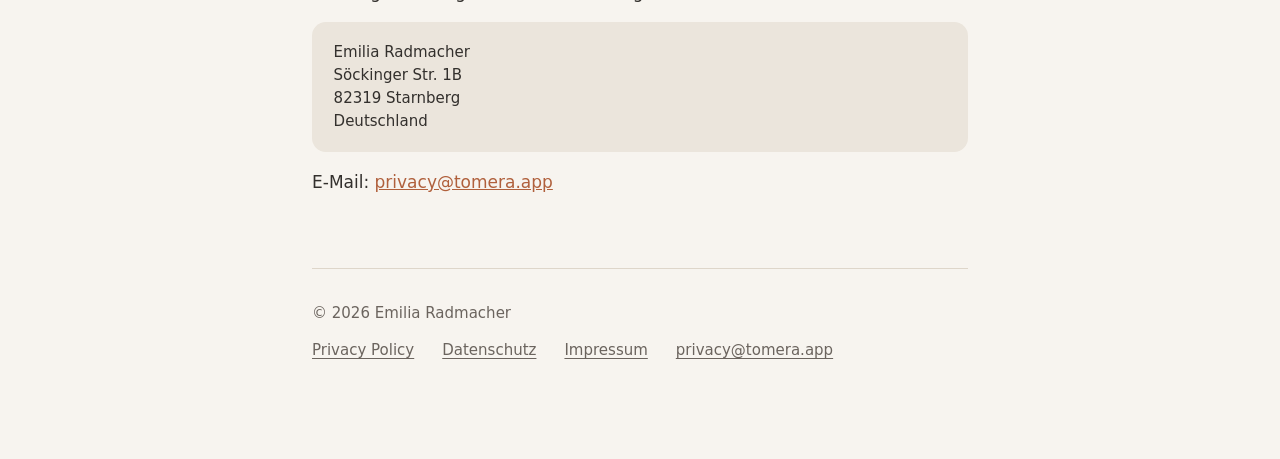
<file: datenschutz.html>
<!DOCTYPE html>
<html lang="de">
<head>
<meta charset="utf-8">
<meta name="viewport" content="width=device-width, initial-scale=1">
<title>Datenschutzerklärung · Tomera</title>
<link rel="canonical" href="https://tomera.app/datenschutz.html">
<link rel="alternate" hreflang="en" href="https://tomera.app/privacy.html">
<link rel="alternate" hreflang="de" href="https://tomera.app/datenschutz.html">
<link rel="alternate" hreflang="x-default" href="https://tomera.app/privacy.html">
<link rel="stylesheet" href="/style.css">
<link rel="icon" href="/icon.png" type="image/png">
<link rel="apple-touch-icon" href="/icon.png">
</head>
<body>
<div class="wrap">

<header>
  <a class="brand" href="/"><img src="/tomera_lockup_horizontal_light.svg" alt="Tomera"></a>
  <h1>Datenschutzerklärung</h1>
  <p class="updated">Zuletzt aktualisiert: 27. November 2026</p>
  <p class="langswitch"><a href="privacy.html">English</a> &nbsp;·&nbsp; <span class="current">Deutsch</span></p>
</header>

<h2>1. Wer wir sind</h2>
<p>Tomera ist eine zyklusadaptive Krafttrainings-App, entwickelt von Emilia Radmacher (Einzelunternehmerin).</p>
<p>Verantwortliche im Sinne von Art. 4 Nr. 7 DSGVO:</p>
<p class="addr">Emilia Radmacher
Söckinger Str. 1B
82319 Starnberg
Deutschland</p>
<p>E-Mail: <a href="mailto:privacy@tomera.app">privacy@tomera.app</a></p>

<h2>2. Unser Datenschutzprinzip</h2>
<p>Tomera basiert auf einem einfachen Prinzip: Deine Trainings- und Gesundheitsdaten bleiben auf deinem Gerät. Deine Trainingsdaten, Zyklusdaten, Symptomangaben und Trainingshistorie werden lokal auf deinem iPhone gespeichert (mittels Apples Core Data). Wir betreiben keinen Server, der sie speichert, und sie verlassen dein Gerät nicht, es sei denn, du entscheidest dich bewusst, sie zu exportieren oder zu teilen.</p>
<p>Eine kleine Menge an Daten kann dein Gerät verlassen: Nutzungsstatistiken, nur wenn du sie einschaltest, sowie alles, was du uns aktiv selbst sendest, etwa eine E-Mail an unseren Support oder deine E-Mail-Adresse für Neuigkeiten. Abschnitt 5 listet jeden dieser Fälle einzeln auf. Tomera selbst fügt keinem davon Gesundheits- oder Zyklusdaten hinzu.</p>

<h2>3. Welche Daten erfasst Tomera?</h2>
<p>Alle folgenden Daten werden ausschließlich auf deinem Gerät gespeichert:</p>
<p><strong>Profilinformationen:</strong> Dein Vorname, Trainingsziele, Geräteeinstellungen und Maßeinheiten (metrisch/imperial). Diese Daten werden beim Onboarding eingegeben und zur Erstellung deines Trainingsplans verwendet.</p>
<p><strong>Zyklusdaten:</strong> Wenn du die Zyklusverfolgung aktivierst, speichert Tomera deinen Zyklustyp, das Datum der letzten Periode, Zykluslänge, Periodenlänge und Anpassungspräferenz. Diese Daten werden verwendet, um deine aktuelle Zyklusphase zu schätzen und dein Training entsprechend anzupassen. Diese werden erst erfasst, nachdem du im Onboarding oder später in den Einstellungen ausdrücklich eingewilligt hast. Wenn du ablehnst, wird nichts davon gespeichert.</p>
<p><strong>Energielevel:</strong> Beim Check-in vor jedem Training gibst du dein Energielevel an. Tomera speichert es mit dem Training und nutzt es, um dein Aufwärmen auszuwählen und die Einheit anzupassen.</p>
<p><strong>Symptome und Befinden:</strong> Wenn du die Zyklusverfolgung aktivierst, fragt der Check-in zusätzlich nach Periodensymptomen und deinem Befinden (zum Beispiel schlechter Schlaf, Stress, Muskelkater oder PMS) und du kannst deine Periode eintragen. Dabei handelt es sich um Gesundheitsdaten, die unter derselben ausdrücklichen Einwilligung wie deine Zyklusdaten erfasst werden. Ohne diese Einwilligung fragt der Check-in nicht danach und nichts davon wird gespeichert.</p>
<p><strong>Schmerzmeldungen:</strong> Wenn du während eines Trainings Schmerzen meldest, kann Tomera die Meldung, deine Notiz dazu und die betroffenen Sätze speichern, damit die Übung beim nächsten Mal nicht schwerer wird. Dabei handelt es sich um Gesundheitsdaten. Sie werden nur gespeichert, wenn du beim ersten Melden zustimmst, unabhängig von jeder anderen Einwilligung. Stimmst du nicht zu, wird die Meldung nicht gespeichert.</p>
<p><strong>Trainingsdaten:</strong> Abgeschlossene Trainingseinheiten, einschließlich durchgeführter Übungen, Sätze, Wiederholungen, verwendetes Gewicht, RPE-Bewertungen (Belastungsempfinden), Pausenzeiten und Trainingsdauer.</p>
<p><strong>Progressionsdaten:</strong> Trainingsentscheidungen der Progressions-Engine, einschließlich Gewichts- und Wiederholungsanpassungen, Deload-Entscheidungen, Entscheidungen, eine Übung nach einer gespeicherten Schmerzmeldung nicht zu steigern, und Zyklusphasen-Anpassungen mit ihren Erklärungen.</p>
<p><strong>Einwilligungsnachweis:</strong> Datum und Version jeder Einwilligung, die du erteilst oder widerrufst (Datenschutzerklärung, Zyklus- und Symptomdaten, Schmerzmeldungen, Nutzungsstatistiken), damit nachvollziehbar bleibt, wann du wozu eingewilligt hast.</p>

<h2>4. Rechtsgrundlage der Verarbeitung</h2>
<p><strong>Profil- und Trainingsdaten, einschließlich deines Energielevels:</strong> Verarbeitung auf Grundlage der Vertragserfüllung (Art. 6 Abs. 1 lit. b DSGVO). Diese Daten sind notwendig, um deinen Trainingsplan zu erstellen und anzupassen.</p>
<p><strong>Zyklusdaten, Symptomangaben und Gesundheitsdaten aus dem Check-in:</strong> Hierbei handelt es sich um Gesundheitsdaten und damit um eine besondere Kategorie personenbezogener Daten nach Art. 9 Abs. 1 DSGVO. Die Verarbeitung erfolgt ausschließlich auf Grundlage deiner ausdrücklichen Einwilligung (Art. 9 Abs. 2 lit. a DSGVO), die du im Onboarding oder in den Einstellungen erteilst, bevor diese Daten erfasst werden. Wenn du ablehnst, wird nichts davon gespeichert und die App funktioniert ohne sie.</p>
<p>Du kannst diese Einwilligung jederzeit in den Einstellungen widerrufen. Der Widerruf löscht alle gespeicherten Zyklus- und Symptomdaten: dein Zyklusprofil, deine Zykluseinträge sowie die Symptome und die Zyklusphase, die mit deinen Trainings gespeichert wurden. Deine Trainings selbst bleiben erhalten. Der Widerruf berührt nicht die Rechtmäßigkeit der bis dahin erfolgten Verarbeitung.</p>
<p><strong>Schmerzmeldungen:</strong> Hierbei handelt es sich um Gesundheitsdaten nach Art. 9 Abs. 1 DSGVO. Die Verarbeitung erfolgt ausschließlich auf Grundlage deiner ausdrücklichen Einwilligung (Art. 9 Abs. 2 lit. a DSGVO), die du beim ersten Melden von Schmerzen mit "Speichern" erteilst. Wählst du "Nicht speichern", wird die Meldung nicht behalten. Du kannst die Einwilligung jederzeit unter Einstellungen → "Schmerzmeldungen löschen" widerrufen. Dabei werden alle gespeicherten Schmerzmeldungen gelöscht. Der Widerruf berührt nicht die Rechtmäßigkeit der bis dahin erfolgten Verarbeitung.</p>
<p><strong>Nutzungsstatistiken:</strong> Verarbeitung nur mit deiner Einwilligung (Art. 6 Abs. 1 lit. a DSGVO und § 25 Abs. 1 TDDDG), die du auf dem ersten Bildschirm der App oder in den Einstellungen erteilst. Du kannst sie jederzeit widerrufen, indem du die Nutzungsstatistiken in den Einstellungen ausschaltest.</p>
<p><strong>Support- und Feedback-E-Mails:</strong> Verarbeitung zur Beantwortung deiner Anfrage auf Grundlage unseres berechtigten Interesses, Anfragen zu beantworten (Art. 6 Abs. 1 lit. f DSGVO), oder zur Vertragserfüllung, wenn deine Anfrage dein Abo betrifft (Art. 6 Abs. 1 lit. b DSGVO). Wenn du freiwillig Gesundheitsangaben machst, verarbeiten wir sie nur zur Beantwortung, auf Grundlage deiner ausdrücklichen Einwilligung, die du mit dem Absenden erteilst (Art. 9 Abs. 2 lit. a DSGVO).</p>
<p><strong>E-Mail-Anmeldung:</strong> Verarbeitung auf Grundlage deiner Einwilligung, die du mit der Anmeldung erteilst (Art. 6 Abs. 1 lit. a DSGVO).</p>

<h2>5. Welche Daten verlassen dein Gerät?</h2>
<p>Sehr wenige, und Tomera selbst sendet keine Gesundheits- oder Zyklusdaten. Es gibt fünf Fälle:</p>
<p><strong>Nutzungsstatistiken, nur wenn eingewilligt:</strong> Tomera erfasst, welche Schritte des Onboardings und des Abo-Bildschirms du erreichst (nicht deine Eingaben). So können wir Problemstellen finden, an denen die App verwirrend oder fehlerhaft ist. Nutzungsstatistiken bleiben ausgeschaltet, bis du sie auf dem ersten Bildschirm der App oder in den Einstellungen einschaltest. Verarbeitet werden sie von TelemetryDeck, einem deutschen Analyse-Anbieter, der seine Daten in der EU hostet.</p>
<p>Was gesendet wird: Bezeichnung des erreichten Onboarding-Schritts, ob es sich um eine Test-, TestFlight- oder App-Store-Version handelt, die Version der App und der Analyse-Software sowie die Sprache der App. Alle weiteren technischen Werte, die die Analyse-Software standardmäßig senden würde (etwa Gerätemodell, iOS-Version, Zeitzone oder Nutzungszähler), werden leer gesendet. Was nie gesendet wird: deine Zyklusdaten, deine Symptome, deine Schmerzmeldungen, deine Phase, deine Trainingseinheiten, dein Name, deine E-Mail-Adresse oder irgendeine dauerhafte Kennung. Beim Senden erhält TelemetryDeck die IP-Adresse deines Geräts, wie bei jeder Internetverbindung. Nach Angaben von TelemetryDeck wird sie nicht gespeichert.</p>
<p>Damit eine Abfolge von Schritten als ein Besuch und nicht als mehrere gezählt wird, trägt jedes Ereignis einen zufälligen Wert, der bei jedem Start der App neu erzeugt wird. Er wird nicht aus deinem Gerät, deinem Apple-Account oder deinen Eingaben abgeleitet und taucht an keiner anderen Stelle in Tomera auf. Er wird im Arbeitsspeicher gehalten und, solange die App im Hintergrund ist, in einer temporären Datei auf deinem Gerät abgelegt, bis die Ereignisse gesendet sind. Deshalb können wir nicht feststellen, welche Statistiken von dir stammen, und sie daher auch nicht einzeln herausgeben oder löschen (Art. 11 Abs. 2 DSGVO).</p>
<p>Solange die Nutzungsstatistiken eingeschaltet sind, führt die Analyse-Software außerdem eine kleine Aufzeichnung auf deinem Gerät, an welchen Tagen und wie lange du die App nutzt. Sie wird nicht gesendet. Sie ist Teil deines Datenexports und wird gelöscht, wenn du die Nutzungsstatistiken ausschaltest oder alle Daten löschst.</p>
<p>Wenn du die Nutzungsstatistiken ausschaltest, wird nichts mehr gesendet, noch nicht gesendete Ereignisse werden verworfen und die Daten der Analyse-Software auf deinem Gerät werden gelöscht.</p>
<p><strong>Deine E-Mail-Adresse, wenn du sie angibst:</strong> Du kannst uns freiwillig deine E-Mail-Adresse geben, um über Updates informiert zu werden. Das ist vollständig freiwillig, wird nie verlangt, und die App ist auch ohne uneingeschränkt nutzbar. E-Mail-Adressen werden bei Brevo gespeichert, einem E-Mail-Anbieter mit Sitz in der EU.</p>
<p>Deine E-Mail-Adresse wird getrennt von allem anderen gespeichert und nie mit deinen Trainingsdaten, Zyklusdaten oder Nutzungsstatistiken verknüpft. Wir haben keine Möglichkeit, eine E-Mail-Adresse einer App-Installation zuzuordnen. Du kannst dich jederzeit über den Link in jeder E-Mail abmelden, wodurch deine Adresse aus unserer Liste gelöscht wird.</p>
<p><strong>Support- und Feedback-E-Mails (freiwillig):</strong> "Feedback geben" und "Support kontaktieren" öffnen deine eigene Mail-App mit einer neuen E-Mail an support@tomera.app. Es wird nichts gesendet, solange du die E-Mail nicht selbst abschickst. Der Entwurf enthält einen Betreff und eine kurze Fußzeile mit App-Version und iOS-Version, die du vor dem Senden ändern oder löschen kannst. Wir erhalten deine E-Mail-Adresse und alles, was du schreibst, und nutzen beides nur, um dir zu antworten und die App zu verbessern.</p>
<p>Unser Postfach wird von Hostinger International Ltd. (Zypern) auf Servern in der EU im Rahmen eines Auftragsverarbeitungsvertrags gehostet. Dein eigener E-Mail-Anbieter verarbeitet die E-Mail zusätzlich nach seinen eigenen Bedingungen. Uns zu schreiben ist vollständig freiwillig und die App ist auch ohne nutzbar.</p>
<p><strong>Käufe (Apple):</strong> Abonnements werden vollständig von Apple über den App Store abgewickelt. Tomera erhält oder speichert keine Zahlungsdaten, Rechnungsadressen oder Apple-Account-Informationen. Die App erhält lediglich eine anonyme Bestätigung, ob ein aktives Abonnement besteht. Der Umgang von Apple mit Kaufdaten richtet sich nach Apples Datenschutzrichtlinie.</p>
<p><strong>Absturzberichte (Apple):</strong> Wenn die App abstürzt, kann Apple standardmäßige Absturzdiagnosen im Rahmen von iOS erfassen. Dies wird durch Apples Datenschutzrichtlinie und deine Geräteeinstellungen geregelt, nicht durch Tomera. Tomera fügt kein eigenes Absturzbericht-Tool hinzu.</p>

<h2>6. Empfänger und Auftragsverarbeiter</h2>
<p><strong>TelemetryDeck (Deutschland, Hosting in der EU):</strong> Nutzungsstatistiken, nur wenn du sie einschaltest. Keine Gesundheitsdaten, keine dauerhafte Kennung.</p>
<p><strong>Brevo (EU):</strong> deine E-Mail-Adresse, und nur wenn du sie angibst.</p>
<p><strong>Hostinger International Ltd. (Zypern, Server in der EU):</strong> hostet unser Postfach und speichert daher die E-Mails, die du an support@tomera.app oder privacy@tomera.app sendest.</p>
<p><strong>Apple:</strong> Abo-Status und Absturzdiagnosen, geregelt durch Apples Datenschutzrichtlinie.</p>
<p>Kein anderer Dritter erhält Daten. Deine Zyklusdaten, Symptomangaben, Trainingseinheiten und Trainingshistorie erhält niemand, weil sie dein Gerät nie verlassen.</p>

<h2>7. Was Tomera NICHT macht</h2>
<ul>
<li>Wir senden deine Gesundheits-, Zyklus-, Symptom- oder Trainingsdaten nirgendwohin. Sie bleiben auf deinem Gerät.</li>
<li>Wir verwenden keine Werbe-SDKs und zeigen keine Werbung an</li>
<li>Wir verfolgen dich nicht über Apps und Websites hinweg und fragen keine Tracking-Erlaubnis ab</li>
<li>Wir verwenden keine Cookies und speichern keine Tracking-Kennung auf deinem Gerät</li>
<li>Wir verwenden deine Daten nicht zum Trainieren von Machine-Learning-Modellen</li>
<li>Wir erstellen kein Profil von dir auf einem Server</li>
<li>Wir verkaufen oder teilen deine Daten mit niemandem</li>
<li>Wir verlangen kein Konto, keinen Login und keine Registrierung zur Nutzung der App</li>
</ul>

<h2>8. Deine Rechte nach DSGVO</h2>
<p><strong>Recht auf Auskunft:</strong> Du kannst jederzeit alle deine Daten exportieren über Einstellungen → "Daten exportieren". Damit erstellst du eine JSON-Datei mit allem, was Tomera auf deinem Gerät über dich speichert: deinem Profil, deinen Zyklus- und Symptomeinträgen, deinen Schmerzmeldungen, deinem Trainingsplan, deiner vollständigen Trainingshistorie, Tomeras Protokoll jeder Trainingsentscheidung, deinem Einwilligungsnachweis und, wenn die Nutzungsstatistiken eingeschaltet sind, der Aufzeichnung der Analyse-Software.</p>
<p><strong>Recht auf Berichtigung:</strong> Du kannst deine Profil-, Zyklus- und Trainingsdaten jederzeit in den Einstellungen korrigieren.</p>
<p><strong>Recht auf Löschung:</strong> Du kannst jederzeit alle deine Daten löschen über Einstellungen → "Alle Daten löschen". Dies entfernt alle Daten dauerhaft von deinem Gerät. Da Tomera nichts davon extern speichert, ist diese Löschung vollständig und unwiderruflich. E-Mails, die du uns geschickt hast, werden getrennt gespeichert und sind davon nicht betroffen. Wenn du sie löschen lassen möchtest, schreib an privacy@tomera.app. Um deine E-Mail-Adresse zu entfernen, nutze den Abmeldelink in jeder E-Mail, die wir senden.</p>
<p><strong>Recht auf Einschränkung:</strong> Du kannst die Zyklusanpassung in den Einstellungen deaktivieren. Deine Zyklusdaten werden dann nicht mehr zur Anpassung deines Trainings verwendet, bleiben aber gespeichert.</p>
<p><strong>Recht auf Datenübertragbarkeit:</strong> Das JSON-Exportformat ermöglicht es dir, deine Daten zu jedem anderen Dienst mitzunehmen.</p>
<p><strong>Recht auf Widerspruch:</strong> Du kannst die Zyklusanpassung jederzeit in den Einstellungen deaktivieren, ohne deine Daten zu löschen.</p>
<p><strong>Recht auf Widerruf der Einwilligung:</strong> Du kannst jede Einwilligung jederzeit in den Einstellungen widerrufen: für Zyklus- und Symptomdaten, für Schmerzmeldungen über "Schmerzmeldungen löschen" und für Nutzungsstatistiken, indem du sie ausschaltest. §4 beschreibt, was der jeweilige Widerruf löscht.</p>
<p><strong>Zu den Nutzungsstatistiken:</strong> Wie in §5 beschrieben, tragen sie keine Kennung, die dauerhaft ist oder mit dir verknüpft werden kann. Wir können die Statistiken einer bestimmten Person daher weder auffinden noch herausgeben oder löschen (Art. 11 Abs. 2 DSGVO). Die Aufzeichnung der Analyse-Software auf deinem Gerät ist Teil deines Exports und wird gelöscht, wenn du die Nutzungsstatistiken ausschaltest.</p>

<h2>9. Beschwerderecht bei einer Aufsichtsbehörde</h2>
<p>Wenn du der Ansicht bist, dass deine Daten unrechtmäßig verarbeitet wurden, hast du das Recht, dich bei einer Aufsichtsbehörde zu beschweren. Die für uns zuständige Behörde ist:</p>
<p class="addr">Bayerisches Landesamt für Datenschutzaufsicht (BayLDA)
Promenade 18
91522 Ansbach
Postanschrift: Postfach 1349, 91504 Ansbach
Telefon: +49 981 180093-0
E-Mail: poststelle@lda.bayern.de
Web: https://www.lda.bayern.de</p>
<p>Du kannst dich auch an die Aufsichtsbehörde deines Wohnsitzlandes wenden.</p>

<h2>10. Datenspeicherung</h2>
<p><strong>Auf deinem Gerät:</strong> Deine Daten bleiben gespeichert, solange die App installiert ist. Das Löschen der App entfernt alle davon. Es gibt kein Cloud-Backup von Tomera-Daten, es sei denn, du hast iCloud-Geräte-Backups über Apple aktiviert (was durch Apples Datenschutzrichtlinie geregelt wird).</p>
<p><strong>Nutzungsstatistiken:</strong> Werden von TelemetryDeck als einzelne Ereignisse ohne dauerhafte Kennung aufbewahrt und können keiner Person zugeordnet werden. Diese werden gelöscht, sobald sie für die Auswertung der Einrichtungs- und Abo-Bildschirme nicht mehr benötigt werden, spätestens nach 24 Monaten.</p>
<p><strong>Deine E-Mail-Adresse:</strong> Wird aufbewahrt, bis du dich abmeldest oder uns bittest, sie zu entfernen.</p>
<p><strong>Support- und Feedback-E-Mails:</strong> Werden so lange aufbewahrt, wie es zur Beantwortung und zur Umsetzung deines Feedbacks nötig ist, und spätestens nach 12 Monaten gelöscht, sofern keine gesetzliche Aufbewahrungspflicht entgegensteht.</p>

<h2>11. Datenschutz für Kinder</h2>
<p>Tomera richtet sich nicht an Kinder unter 16 Jahren. Wir erfassen wissentlich keine personenbezogenen Daten von Kindern unter 16 Jahren.</p>

<h2>12. Änderungen dieser Erklärung</h2>
<p>Wir können diese Datenschutzerklärung von Zeit zu Zeit aktualisieren. Die aktualisierte Version ist in der App unter Einstellungen → "Datenschutz" zugänglich. Wesentliche Änderungen werden in den Update-Hinweisen der App vermerkt.</p>

<h2>13. Kontakt</h2>
<p>Bei Fragen, Anliegen oder Datenanfragen:</p>
<p class="addr">Emilia Radmacher
Söckinger Str. 1B
82319 Starnberg
Deutschland</p>
<p>E-Mail: <a href="mailto:privacy@tomera.app">privacy@tomera.app</a></p>

<footer>
  <p class="copy">&copy; 2026 Emilia Radmacher</p>
  <nav>
    <a href="/privacy.html">Privacy Policy</a>
    <a href="/datenschutz.html">Datenschutz</a>
    <a href="/impressum.html">Impressum</a>
    <a href="mailto:privacy@tomera.app">privacy@tomera.app</a>
  </nav>
</footer>

</div>
</body>
</html>
</file>
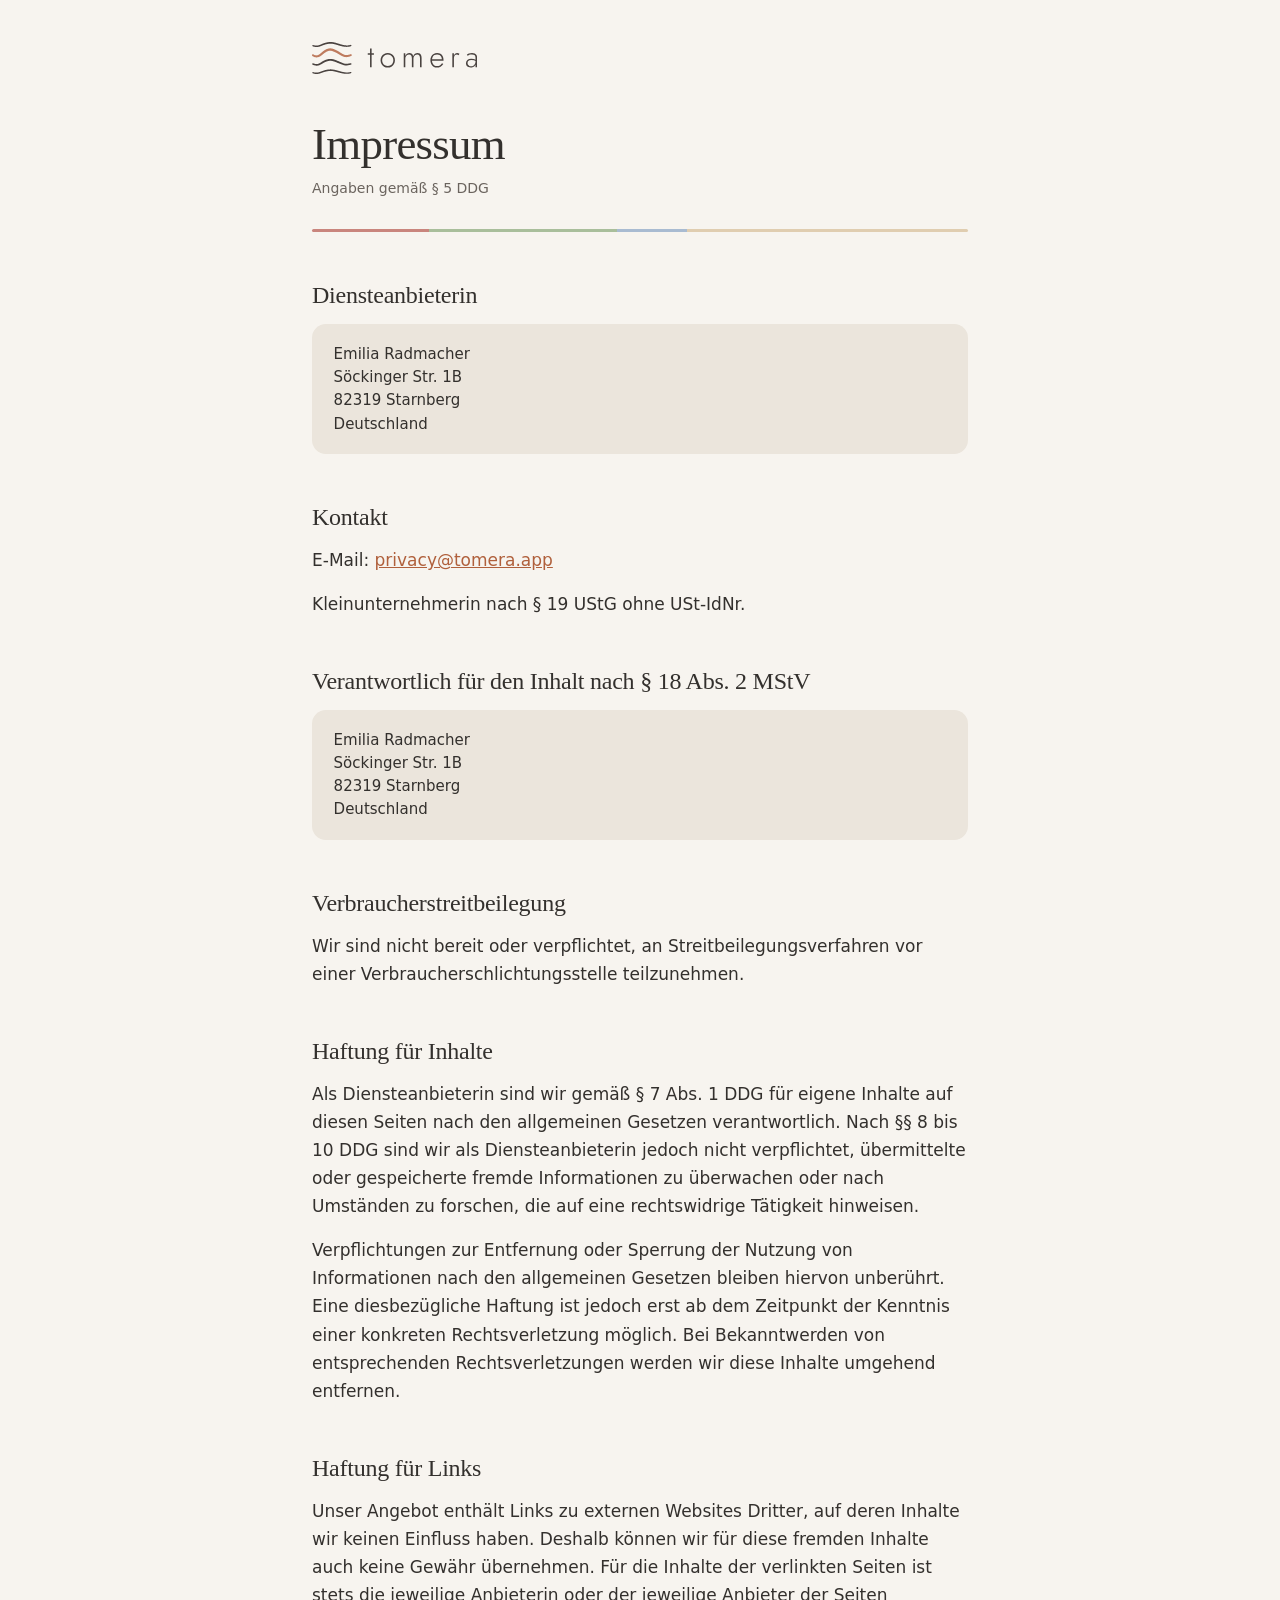
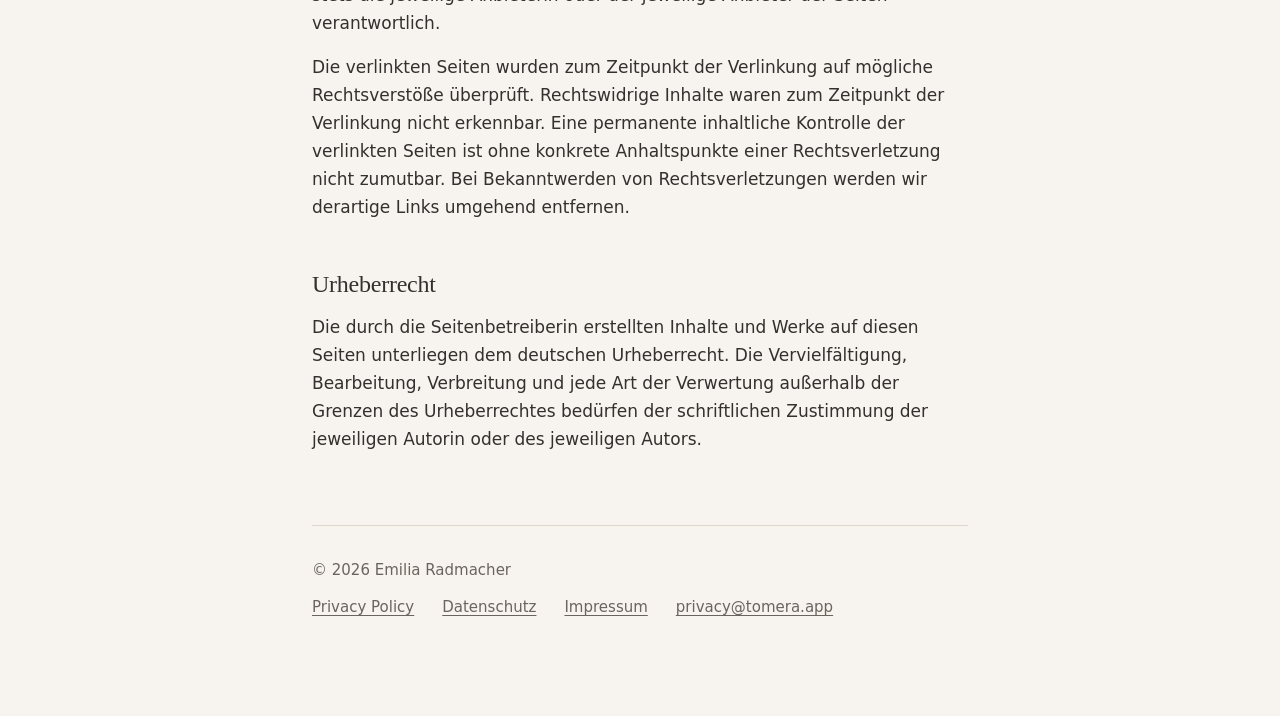
<file: impressum.html>
<!DOCTYPE html>
<html lang="de">
<head>
<meta charset="utf-8">
<meta name="viewport" content="width=device-width, initial-scale=1">
<title>Impressum — Tomera</title>
<link rel="canonical" href="https://tomera.app/impressum.html">
<link rel="stylesheet" href="style.css">
<link rel="icon" href="/icon.png" type="image/png">
<link rel="apple-touch-icon" href="/icon.png">
</head>
<body>
<div class="wrap">

<header>
  <a class="brand" href="/"><img src="tomera_lockup_horizontal_light.svg" alt="Tomera"></a>
  <h1>Impressum</h1>
  <p class="updated">Angaben gemäß § 5 DDG</p>
</header>

<h2>Diensteanbieterin</h2>
<p class="addr">Emilia Radmacher
Söckinger Str. 1B
82319 Starnberg
Deutschland</p>

<h2>Kontakt</h2>
<p>E-Mail: <a href="mailto:privacy@tomera.app">privacy@tomera.app</a></p>

Kleinunternehmerin nach § 19 UStG ohne USt-IdNr.

<h2>Verantwortlich für den Inhalt nach § 18 Abs. 2 MStV</h2>
<p class="addr">Emilia Radmacher
Söckinger Str. 1B
82319 Starnberg
Deutschland</p>

<h2>Verbraucherstreitbeilegung</h2>
<p>Wir sind nicht bereit oder verpflichtet, an Streitbeilegungsverfahren vor einer Verbraucherschlichtungsstelle teilzunehmen.</p>

<h2>Haftung für Inhalte</h2>
<p>Als Diensteanbieterin sind wir gemäß § 7 Abs. 1 DDG für eigene Inhalte auf diesen Seiten nach den allgemeinen Gesetzen verantwortlich. Nach §§ 8 bis 10 DDG sind wir als Diensteanbieterin jedoch nicht verpflichtet, übermittelte oder gespeicherte fremde Informationen zu überwachen oder nach Umständen zu forschen, die auf eine rechtswidrige Tätigkeit hinweisen.</p>
<p>Verpflichtungen zur Entfernung oder Sperrung der Nutzung von Informationen nach den allgemeinen Gesetzen bleiben hiervon unberührt. Eine diesbezügliche Haftung ist jedoch erst ab dem Zeitpunkt der Kenntnis einer konkreten Rechtsverletzung möglich. Bei Bekanntwerden von entsprechenden Rechtsverletzungen werden wir diese Inhalte umgehend entfernen.</p>

<h2>Haftung für Links</h2>
<p>Unser Angebot enthält Links zu externen Websites Dritter, auf deren Inhalte wir keinen Einfluss haben. Deshalb können wir für diese fremden Inhalte auch keine Gewähr übernehmen. Für die Inhalte der verlinkten Seiten ist stets die jeweilige Anbieterin oder der jeweilige Anbieter der Seiten verantwortlich.</p>
<p>Die verlinkten Seiten wurden zum Zeitpunkt der Verlinkung auf mögliche Rechtsverstöße überprüft. Rechtswidrige Inhalte waren zum Zeitpunkt der Verlinkung nicht erkennbar. Eine permanente inhaltliche Kontrolle der verlinkten Seiten ist ohne konkrete Anhaltspunkte einer Rechtsverletzung nicht zumutbar. Bei Bekanntwerden von Rechtsverletzungen werden wir derartige Links umgehend entfernen.</p>

<h2>Urheberrecht</h2>
<p>Die durch die Seitenbetreiberin erstellten Inhalte und Werke auf diesen Seiten unterliegen dem deutschen Urheberrecht. Die Vervielfältigung, Bearbeitung, Verbreitung und jede Art der Verwertung außerhalb der Grenzen des Urheberrechtes bedürfen der schriftlichen Zustimmung der jeweiligen Autorin oder des jeweiligen Autors.</p>

<footer>
  <p class="copy">&copy; 2026 Emilia Radmacher</p>
  <nav>
    <a href="/privacy.html">Privacy Policy</a>
    <a href="/datenschutz.html">Datenschutz</a>
    <a href="/impressum.html">Impressum</a>
    <a href="mailto:privacy@tomera.app">privacy@tomera.app</a>
  </nav>
</footer>

</div>
</body>
</html>
</file>
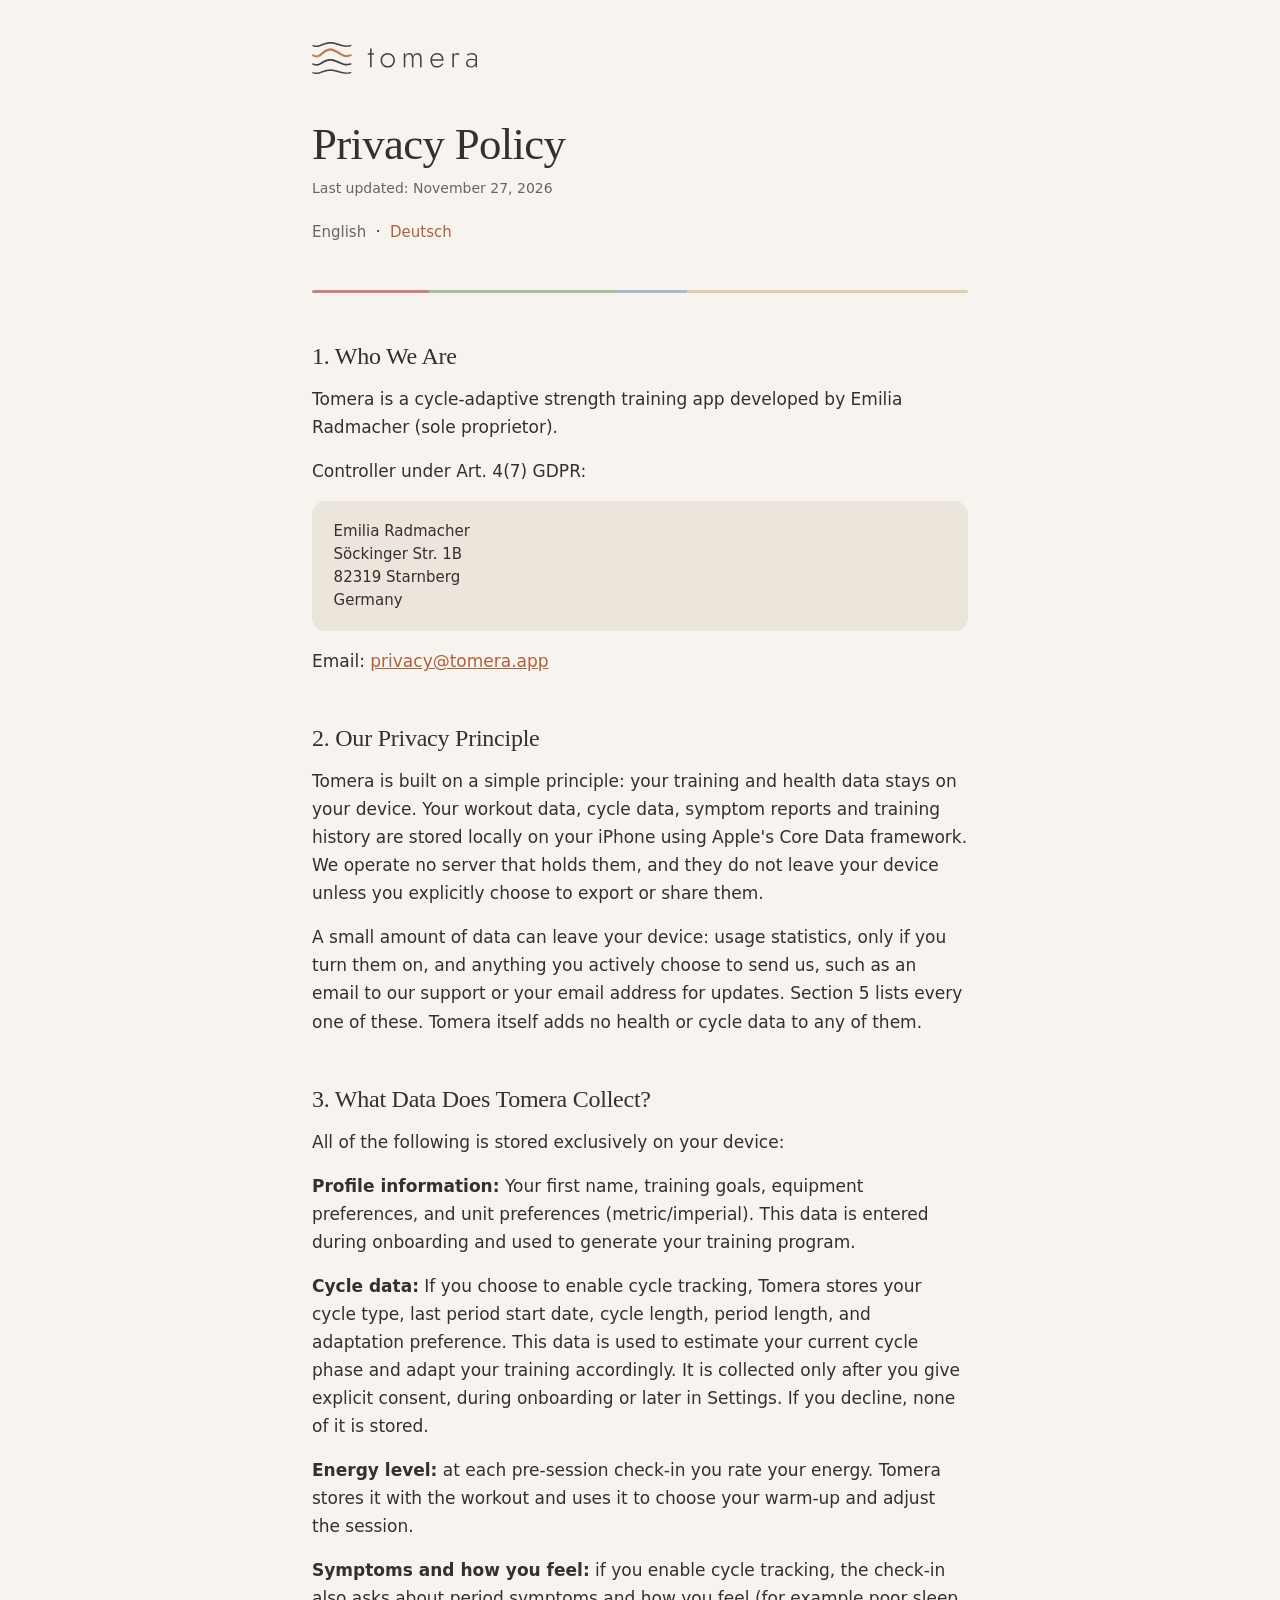
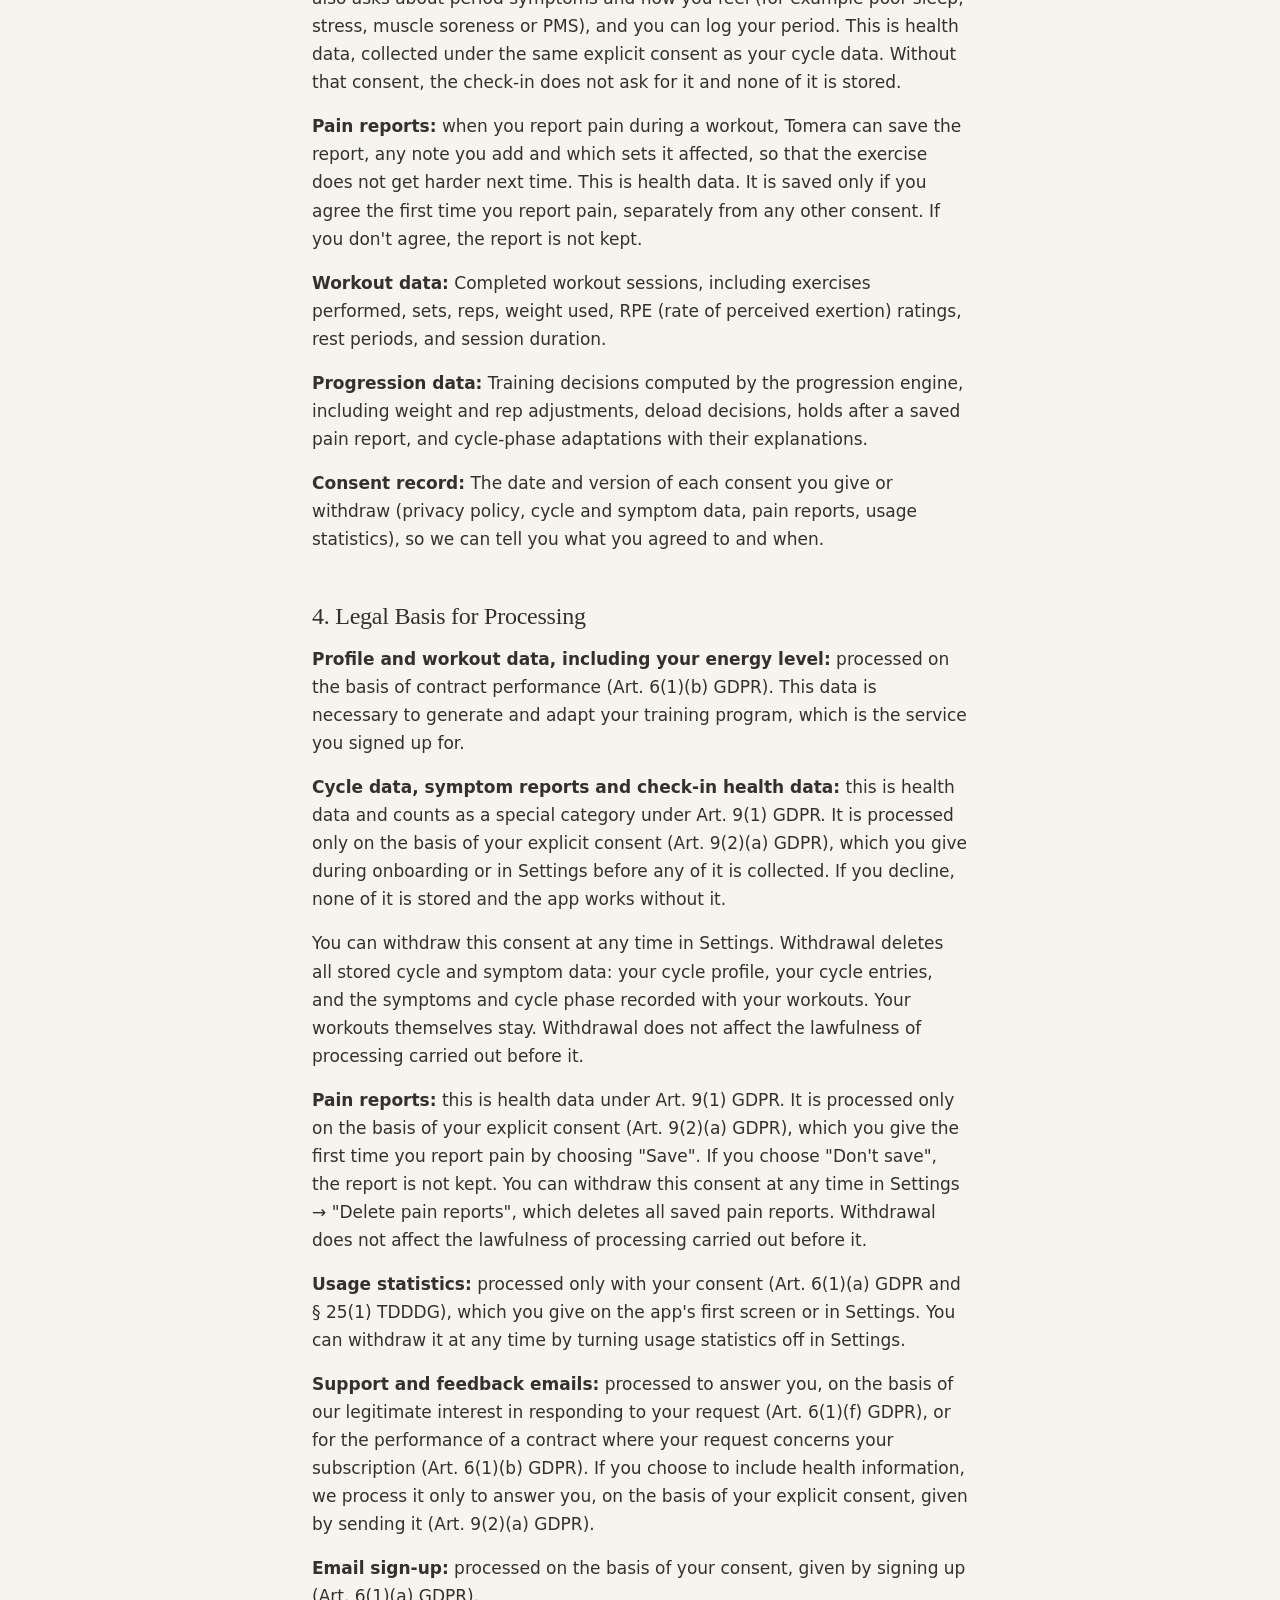
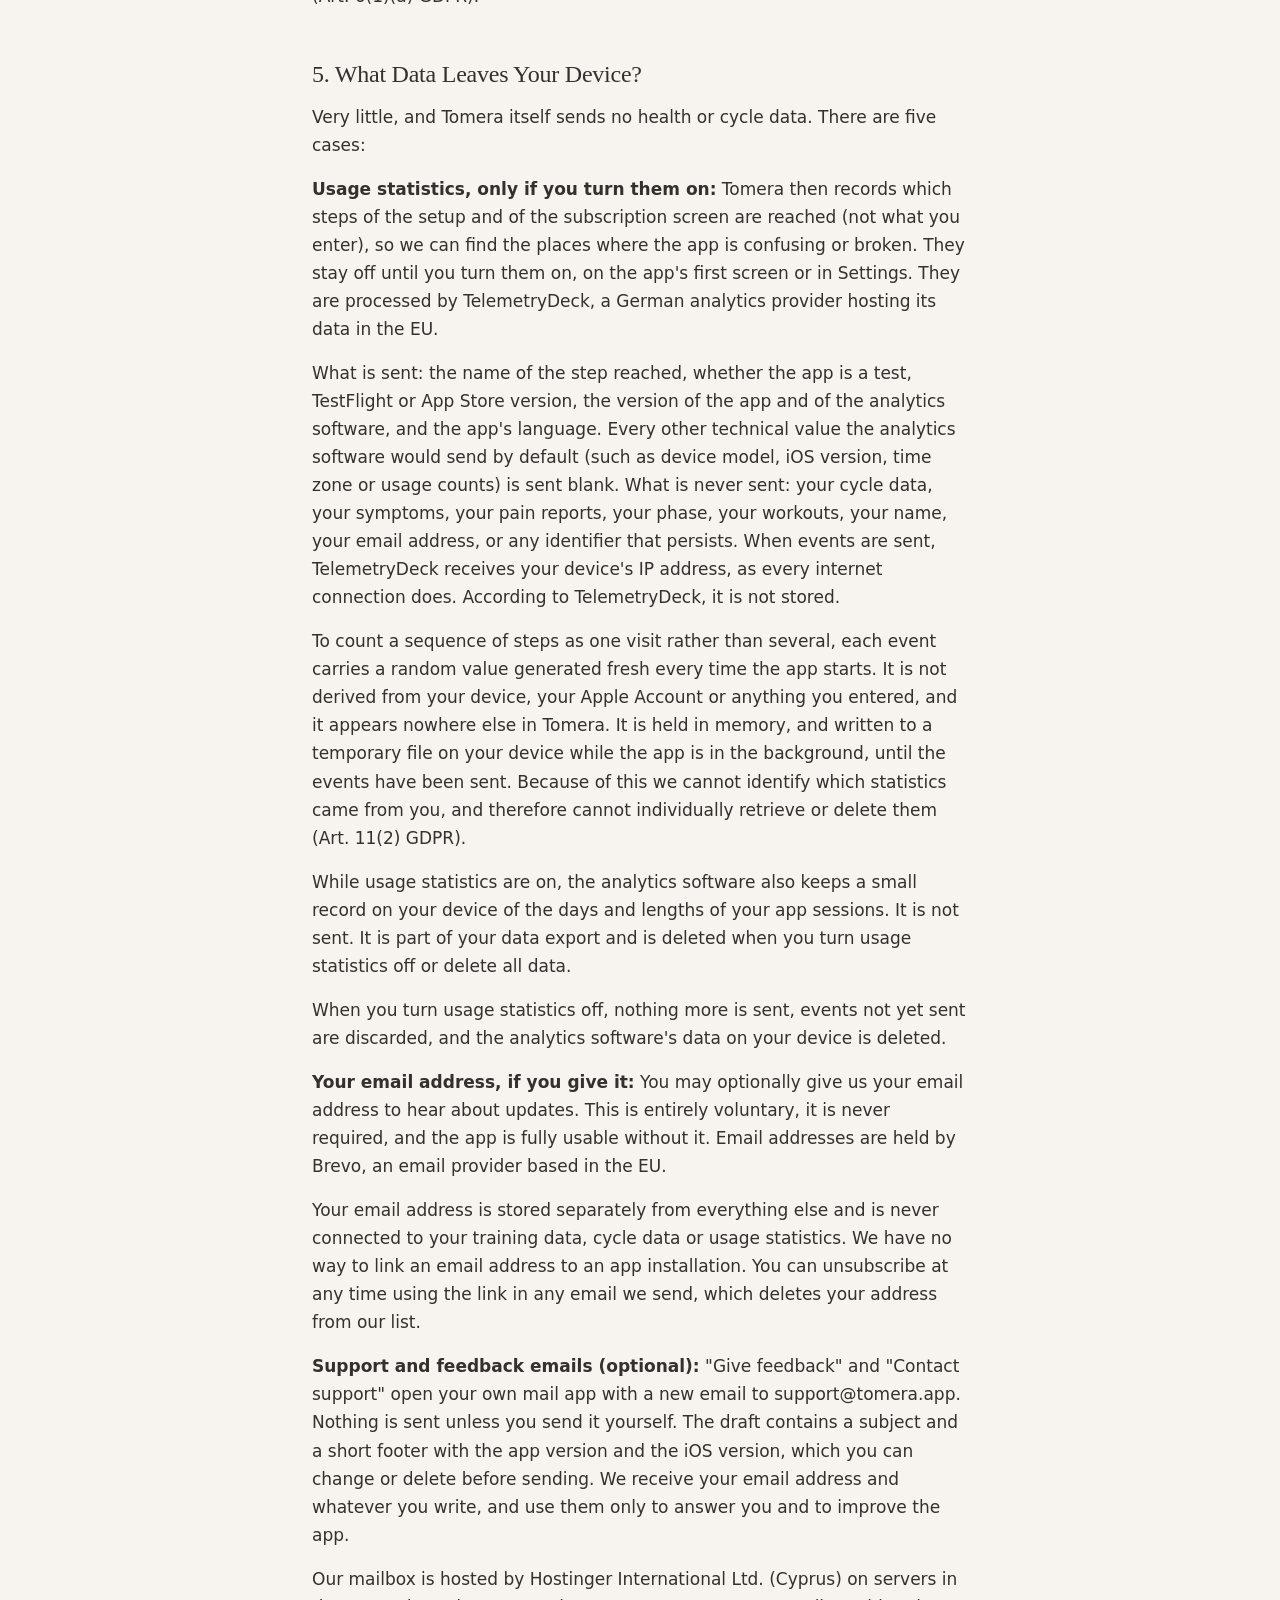
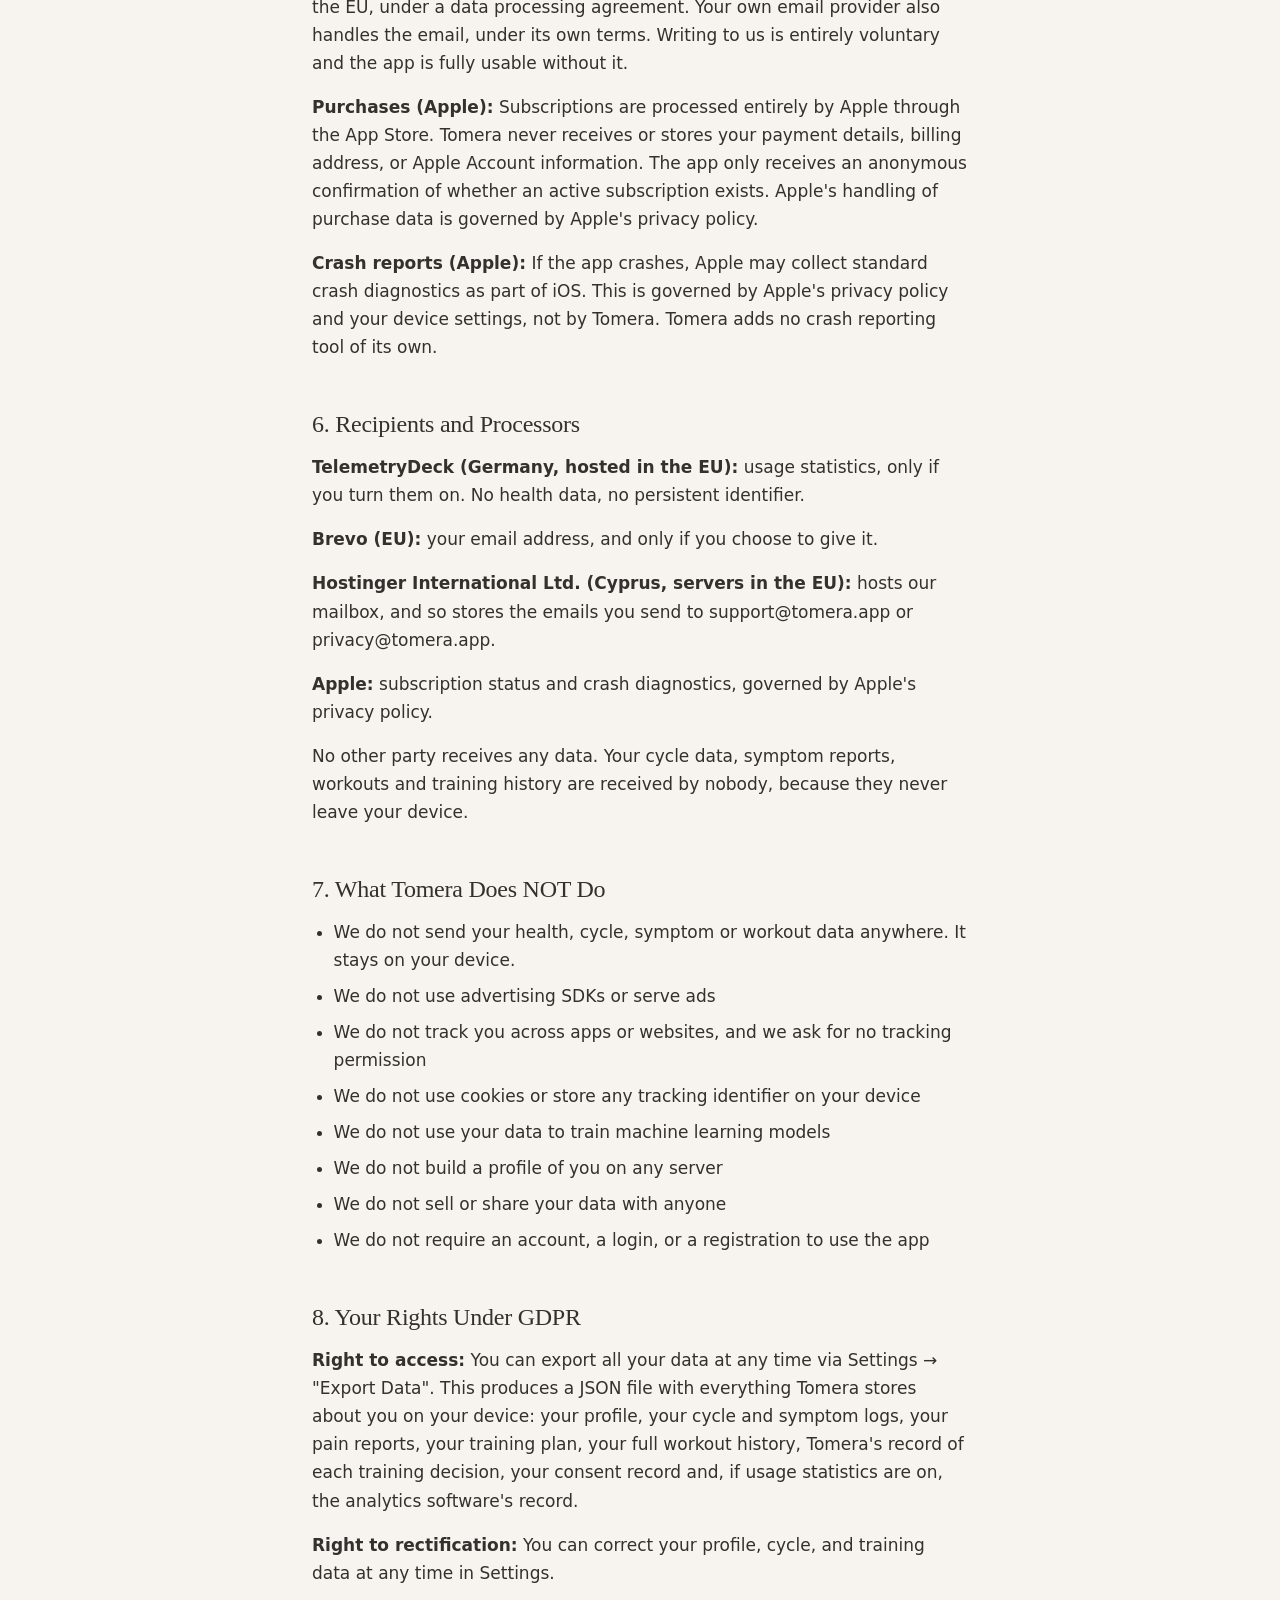
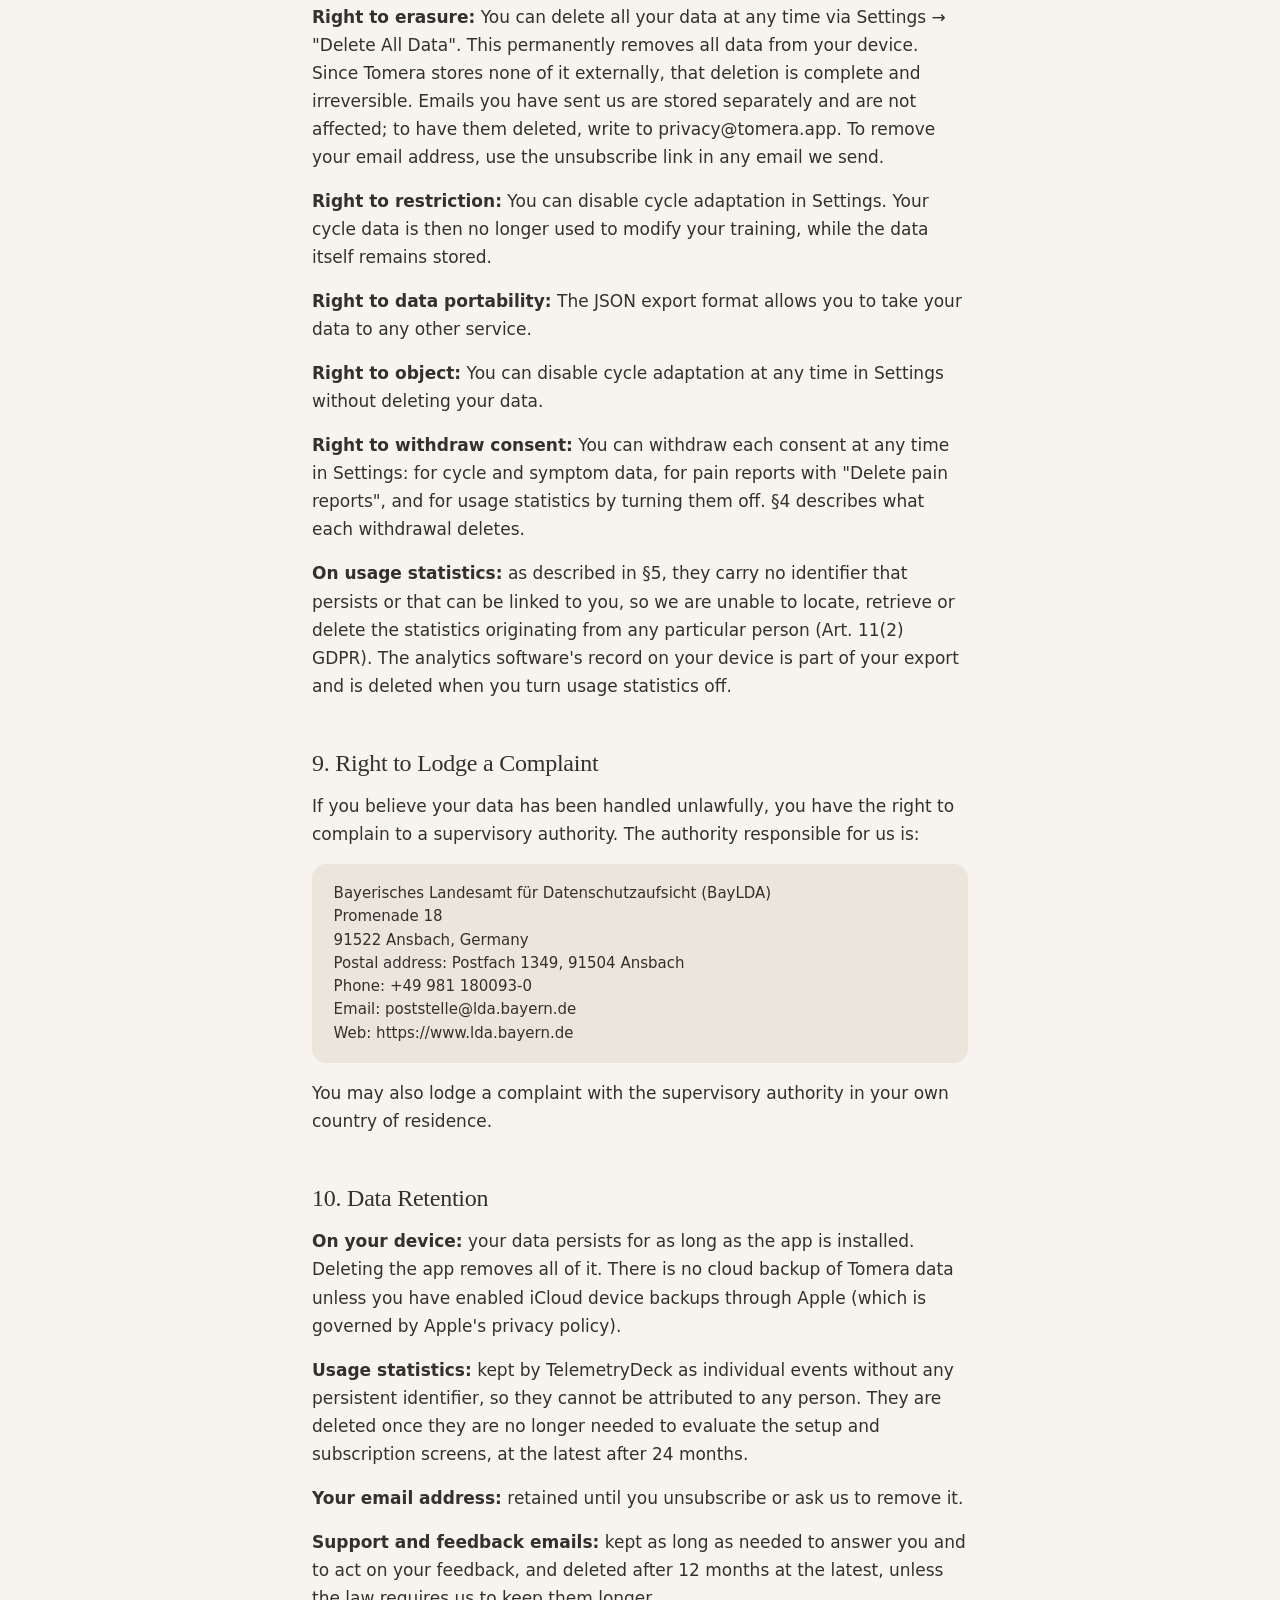
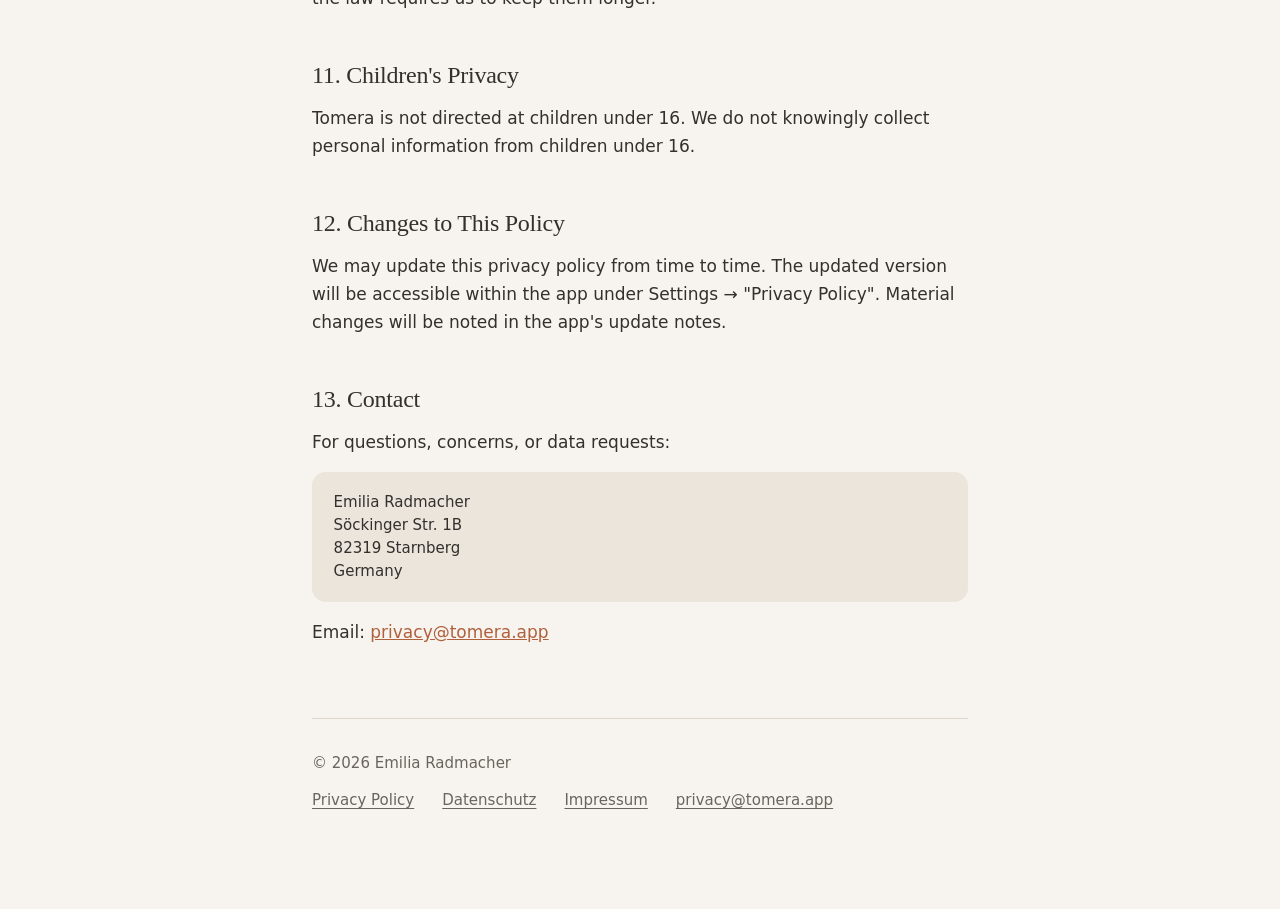
<file: privacy.html>
<!DOCTYPE html>
<html lang="en">
<head>
<meta charset="utf-8">
<meta name="viewport" content="width=device-width, initial-scale=1">
<title>Privacy Policy · Tomera</title>
<link rel="canonical" href="https://tomera.app/privacy.html">
<link rel="alternate" hreflang="en" href="https://tomera.app/privacy.html">
<link rel="alternate" hreflang="de" href="https://tomera.app/datenschutz.html">
<link rel="alternate" hreflang="x-default" href="https://tomera.app/privacy.html">
<link rel="stylesheet" href="/style.css">
<link rel="icon" href="/icon.png" type="image/png">
<link rel="apple-touch-icon" href="/icon.png">
</head>
<body>
<div class="wrap">

<header>
  <a class="brand" href="/"><img src="/tomera_lockup_horizontal_light.svg" alt="Tomera"></a>
  <h1>Privacy Policy</h1>
  <p class="updated">Last updated: November 27, 2026</p>
  <p class="langswitch"><span class="current">English</span> &nbsp;·&nbsp; <a href="datenschutz.html">Deutsch</a></p>
</header>

<h2>1. Who We Are</h2>
<p>Tomera is a cycle-adaptive strength training app developed by Emilia Radmacher (sole proprietor).</p>
<p>Controller under Art. 4(7) GDPR:</p>
<p class="addr">Emilia Radmacher
Söckinger Str. 1B
82319 Starnberg
Germany</p>
<p>Email: <a href="mailto:privacy@tomera.app">privacy@tomera.app</a></p>

<h2>2. Our Privacy Principle</h2>
<p>Tomera is built on a simple principle: your training and health data stays on your device. Your workout data, cycle data, symptom reports and training history are stored locally on your iPhone using Apple's Core Data framework. We operate no server that holds them, and they do not leave your device unless you explicitly choose to export or share them.</p>
<p>A small amount of data can leave your device: usage statistics, only if you turn them on, and anything you actively choose to send us, such as an email to our support or your email address for updates. Section 5 lists every one of these. Tomera itself adds no health or cycle data to any of them.</p>

<h2>3. What Data Does Tomera Collect?</h2>
<p>All of the following is stored exclusively on your device:</p>
<p><strong>Profile information:</strong> Your first name, training goals, equipment preferences, and unit preferences (metric/imperial). This data is entered during onboarding and used to generate your training program.</p>
<p><strong>Cycle data:</strong> If you choose to enable cycle tracking, Tomera stores your cycle type, last period start date, cycle length, period length, and adaptation preference. This data is used to estimate your current cycle phase and adapt your training accordingly. It is collected only after you give explicit consent, during onboarding or later in Settings. If you decline, none of it is stored.</p>
<p><strong>Energy level:</strong> at each pre-session check-in you rate your energy. Tomera stores it with the workout and uses it to choose your warm-up and adjust the session.</p>
<p><strong>Symptoms and how you feel:</strong> if you enable cycle tracking, the check-in also asks about period symptoms and how you feel (for example poor sleep, stress, muscle soreness or PMS), and you can log your period. This is health data, collected under the same explicit consent as your cycle data. Without that consent, the check-in does not ask for it and none of it is stored.</p>
<p><strong>Pain reports:</strong> when you report pain during a workout, Tomera can save the report, any note you add and which sets it affected, so that the exercise does not get harder next time. This is health data. It is saved only if you agree the first time you report pain, separately from any other consent. If you don't agree, the report is not kept.</p>
<p><strong>Workout data:</strong> Completed workout sessions, including exercises performed, sets, reps, weight used, RPE (rate of perceived exertion) ratings, rest periods, and session duration.</p>
<p><strong>Progression data:</strong> Training decisions computed by the progression engine, including weight and rep adjustments, deload decisions, holds after a saved pain report, and cycle-phase adaptations with their explanations.</p>
<p><strong>Consent record:</strong> The date and version of each consent you give or withdraw (privacy policy, cycle and symptom data, pain reports, usage statistics), so we can tell you what you agreed to and when.</p>

<h2>4. Legal Basis for Processing</h2>
<p><strong>Profile and workout data, including your energy level:</strong> processed on the basis of contract performance (Art. 6(1)(b) GDPR). This data is necessary to generate and adapt your training program, which is the service you signed up for.</p>
<p><strong>Cycle data, symptom reports and check-in health data:</strong> this is health data and counts as a special category under Art. 9(1) GDPR. It is processed only on the basis of your explicit consent (Art. 9(2)(a) GDPR), which you give during onboarding or in Settings before any of it is collected. If you decline, none of it is stored and the app works without it.</p>
<p>You can withdraw this consent at any time in Settings. Withdrawal deletes all stored cycle and symptom data: your cycle profile, your cycle entries, and the symptoms and cycle phase recorded with your workouts. Your workouts themselves stay. Withdrawal does not affect the lawfulness of processing carried out before it.</p>
<p><strong>Pain reports:</strong> this is health data under Art. 9(1) GDPR. It is processed only on the basis of your explicit consent (Art. 9(2)(a) GDPR), which you give the first time you report pain by choosing "Save". If you choose "Don't save", the report is not kept. You can withdraw this consent at any time in Settings → "Delete pain reports", which deletes all saved pain reports. Withdrawal does not affect the lawfulness of processing carried out before it.</p>
<p><strong>Usage statistics:</strong> processed only with your consent (Art. 6(1)(a) GDPR and § 25(1) TDDDG), which you give on the app's first screen or in Settings. You can withdraw it at any time by turning usage statistics off in Settings.</p>
<p><strong>Support and feedback emails:</strong> processed to answer you, on the basis of our legitimate interest in responding to your request (Art. 6(1)(f) GDPR), or for the performance of a contract where your request concerns your subscription (Art. 6(1)(b) GDPR). If you choose to include health information, we process it only to answer you, on the basis of your explicit consent, given by sending it (Art. 9(2)(a) GDPR).</p>
<p><strong>Email sign-up:</strong> processed on the basis of your consent, given by signing up (Art. 6(1)(a) GDPR).</p>

<h2>5. What Data Leaves Your Device?</h2>
<p>Very little, and Tomera itself sends no health or cycle data. There are five cases:</p>
<p><strong>Usage statistics, only if you turn them on:</strong> Tomera then records which steps of the setup and of the subscription screen are reached (not what you enter), so we can find the places where the app is confusing or broken. They stay off until you turn them on, on the app's first screen or in Settings. They are processed by TelemetryDeck, a German analytics provider hosting its data in the EU.</p>
<p>What is sent: the name of the step reached, whether the app is a test, TestFlight or App Store version, the version of the app and of the analytics software, and the app's language. Every other technical value the analytics software would send by default (such as device model, iOS version, time zone or usage counts) is sent blank. What is never sent: your cycle data, your symptoms, your pain reports, your phase, your workouts, your name, your email address, or any identifier that persists. When events are sent, TelemetryDeck receives your device's IP address, as every internet connection does. According to TelemetryDeck, it is not stored.</p>
<p>To count a sequence of steps as one visit rather than several, each event carries a random value generated fresh every time the app starts. It is not derived from your device, your Apple Account or anything you entered, and it appears nowhere else in Tomera. It is held in memory, and written to a temporary file on your device while the app is in the background, until the events have been sent. Because of this we cannot identify which statistics came from you, and therefore cannot individually retrieve or delete them (Art. 11(2) GDPR).</p>
<p>While usage statistics are on, the analytics software also keeps a small record on your device of the days and lengths of your app sessions. It is not sent. It is part of your data export and is deleted when you turn usage statistics off or delete all data.</p>
<p>When you turn usage statistics off, nothing more is sent, events not yet sent are discarded, and the analytics software's data on your device is deleted.</p>
<p><strong>Your email address, if you give it:</strong> You may optionally give us your email address to hear about updates. This is entirely voluntary, it is never required, and the app is fully usable without it. Email addresses are held by Brevo, an email provider based in the EU.</p>
<p>Your email address is stored separately from everything else and is never connected to your training data, cycle data or usage statistics. We have no way to link an email address to an app installation. You can unsubscribe at any time using the link in any email we send, which deletes your address from our list.</p>
<p><strong>Support and feedback emails (optional):</strong> "Give feedback" and "Contact support" open your own mail app with a new email to support@tomera.app. Nothing is sent unless you send it yourself. The draft contains a subject and a short footer with the app version and the iOS version, which you can change or delete before sending. We receive your email address and whatever you write, and use them only to answer you and to improve the app.</p>
<p>Our mailbox is hosted by Hostinger International Ltd. (Cyprus) on servers in the EU, under a data processing agreement. Your own email provider also handles the email, under its own terms. Writing to us is entirely voluntary and the app is fully usable without it.</p>
<p><strong>Purchases (Apple):</strong> Subscriptions are processed entirely by Apple through the App Store. Tomera never receives or stores your payment details, billing address, or Apple Account information. The app only receives an anonymous confirmation of whether an active subscription exists. Apple's handling of purchase data is governed by Apple's privacy policy.</p>
<p><strong>Crash reports (Apple):</strong> If the app crashes, Apple may collect standard crash diagnostics as part of iOS. This is governed by Apple's privacy policy and your device settings, not by Tomera. Tomera adds no crash reporting tool of its own.</p>

<h2>6. Recipients and Processors</h2>
<p><strong>TelemetryDeck (Germany, hosted in the EU):</strong> usage statistics, only if you turn them on. No health data, no persistent identifier.</p>
<p><strong>Brevo (EU):</strong> your email address, and only if you choose to give it.</p>
<p><strong>Hostinger International Ltd. (Cyprus, servers in the EU):</strong> hosts our mailbox, and so stores the emails you send to support@tomera.app or privacy@tomera.app.</p>
<p><strong>Apple:</strong> subscription status and crash diagnostics, governed by Apple's privacy policy.</p>
<p>No other party receives any data. Your cycle data, symptom reports, workouts and training history are received by nobody, because they never leave your device.</p>

<h2>7. What Tomera Does NOT Do</h2>
<ul>
<li>We do not send your health, cycle, symptom or workout data anywhere. It stays on your device.</li>
<li>We do not use advertising SDKs or serve ads</li>
<li>We do not track you across apps or websites, and we ask for no tracking permission</li>
<li>We do not use cookies or store any tracking identifier on your device</li>
<li>We do not use your data to train machine learning models</li>
<li>We do not build a profile of you on any server</li>
<li>We do not sell or share your data with anyone</li>
<li>We do not require an account, a login, or a registration to use the app</li>
</ul>

<h2>8. Your Rights Under GDPR</h2>
<p><strong>Right to access:</strong> You can export all your data at any time via Settings → "Export Data". This produces a JSON file with everything Tomera stores about you on your device: your profile, your cycle and symptom logs, your pain reports, your training plan, your full workout history, Tomera's record of each training decision, your consent record and, if usage statistics are on, the analytics software's record.</p>
<p><strong>Right to rectification:</strong> You can correct your profile, cycle, and training data at any time in Settings.</p>
<p><strong>Right to erasure:</strong> You can delete all your data at any time via Settings → "Delete All Data". This permanently removes all data from your device. Since Tomera stores none of it externally, that deletion is complete and irreversible. Emails you have sent us are stored separately and are not affected; to have them deleted, write to privacy@tomera.app. To remove your email address, use the unsubscribe link in any email we send.</p>
<p><strong>Right to restriction:</strong> You can disable cycle adaptation in Settings. Your cycle data is then no longer used to modify your training, while the data itself remains stored.</p>
<p><strong>Right to data portability:</strong> The JSON export format allows you to take your data to any other service.</p>
<p><strong>Right to object:</strong> You can disable cycle adaptation at any time in Settings without deleting your data.</p>
<p><strong>Right to withdraw consent:</strong> You can withdraw each consent at any time in Settings: for cycle and symptom data, for pain reports with "Delete pain reports", and for usage statistics by turning them off. §4 describes what each withdrawal deletes.</p>
<p><strong>On usage statistics:</strong> as described in §5, they carry no identifier that persists or that can be linked to you, so we are unable to locate, retrieve or delete the statistics originating from any particular person (Art. 11(2) GDPR). The analytics software's record on your device is part of your export and is deleted when you turn usage statistics off.</p>

<h2>9. Right to Lodge a Complaint</h2>
<p>If you believe your data has been handled unlawfully, you have the right to complain to a supervisory authority. The authority responsible for us is:</p>
<p class="addr">Bayerisches Landesamt für Datenschutzaufsicht (BayLDA)
Promenade 18
91522 Ansbach, Germany
Postal address: Postfach 1349, 91504 Ansbach
Phone: +49 981 180093-0
Email: poststelle@lda.bayern.de
Web: https://www.lda.bayern.de</p>
<p>You may also lodge a complaint with the supervisory authority in your own country of residence.</p>

<h2>10. Data Retention</h2>
<p><strong>On your device:</strong> your data persists for as long as the app is installed. Deleting the app removes all of it. There is no cloud backup of Tomera data unless you have enabled iCloud device backups through Apple (which is governed by Apple's privacy policy).</p>
<p><strong>Usage statistics:</strong> kept by TelemetryDeck as individual events without any persistent identifier, so they cannot be attributed to any person. They are deleted once they are no longer needed to evaluate the setup and subscription screens, at the latest after 24 months.</p>
<p><strong>Your email address:</strong> retained until you unsubscribe or ask us to remove it.</p>
<p><strong>Support and feedback emails:</strong> kept as long as needed to answer you and to act on your feedback, and deleted after 12 months at the latest, unless the law requires us to keep them longer.</p>

<h2>11. Children's Privacy</h2>
<p>Tomera is not directed at children under 16. We do not knowingly collect personal information from children under 16.</p>

<h2>12. Changes to This Policy</h2>
<p>We may update this privacy policy from time to time. The updated version will be accessible within the app under Settings → "Privacy Policy". Material changes will be noted in the app's update notes.</p>

<h2>13. Contact</h2>
<p>For questions, concerns, or data requests:</p>
<p class="addr">Emilia Radmacher
Söckinger Str. 1B
82319 Starnberg
Germany</p>
<p>Email: <a href="mailto:privacy@tomera.app">privacy@tomera.app</a></p>

<footer>
  <p class="copy">&copy; 2026 Emilia Radmacher</p>
  <nav>
    <a href="/privacy.html">Privacy Policy</a>
    <a href="/datenschutz.html">Datenschutz</a>
    <a href="/impressum.html">Impressum</a>
    <a href="mailto:privacy@tomera.app">privacy@tomera.app</a>
  </nav>
</footer>

</div>
</body>
</html>
</file>
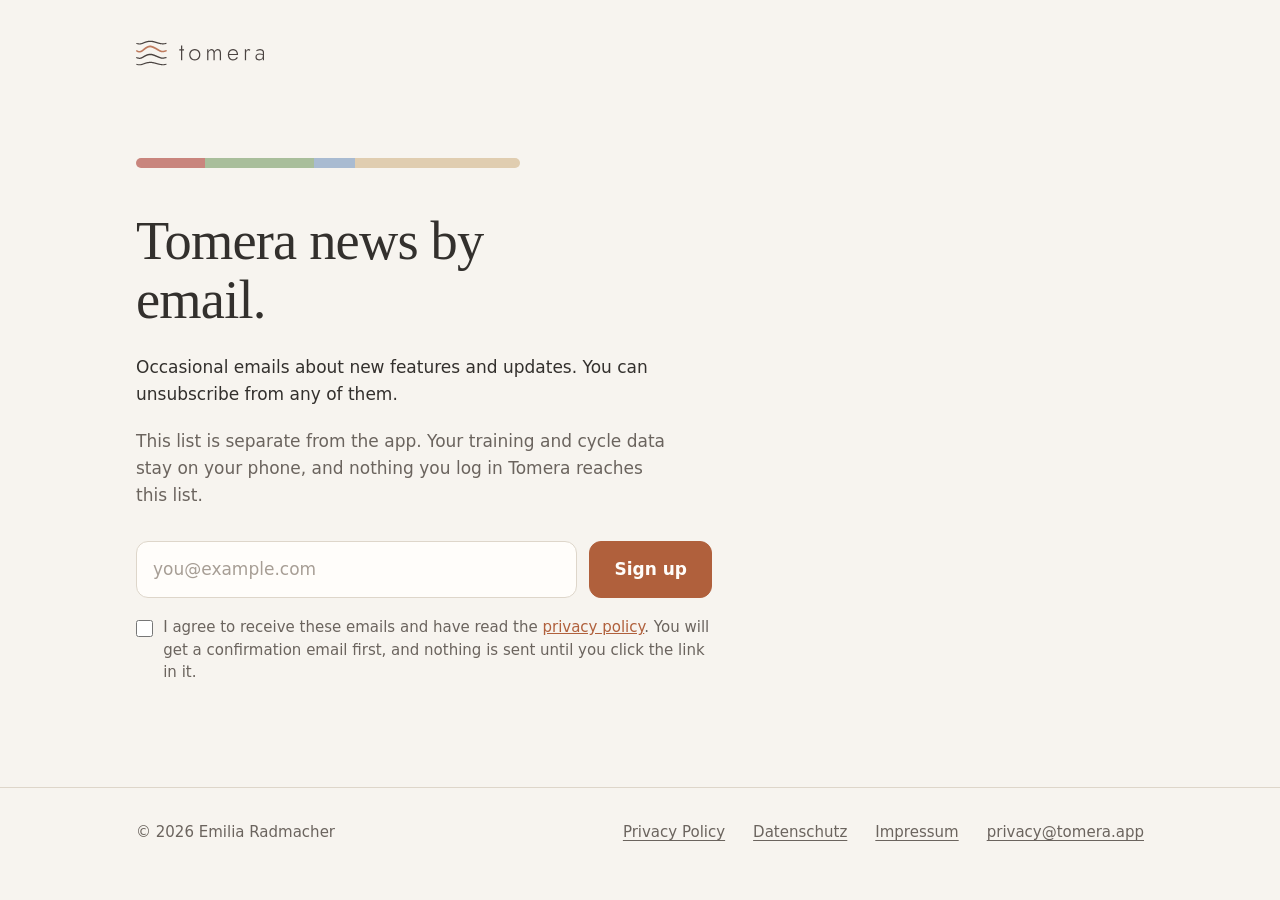
<file: signup.html>
<!DOCTYPE html>
<html lang="en">
<head>
<meta charset="utf-8">
<meta name="viewport" content="width=device-width, initial-scale=1">
<title>Email updates · Tomera</title>
<meta name="robots" content="noindex">

<style>
:root{
  --paper:#F7F4EF;
  --card:#EBE5DC;
  --ink:#33302D;
  --ink-soft:#6B645E;
  --clay:#B0603C;
  --line:#DED6CA;

  --menstrual:#C9857D;
  --follicular:#A9BE9B;
  --ovulation:#A9BBD1;
  --luteal:#E0CDB0;
}

*{box-sizing:border-box}
html{-webkit-text-size-adjust:100%}

body{
  margin:0;
  min-height:100vh;
  display:flex;
  flex-direction:column;
  background:var(--paper);
  color:var(--ink);
  font-family:system-ui,-apple-system,"Segoe UI",Roboto,sans-serif;
  font-size:17px;
  line-height:1.6;
  -webkit-font-smoothing:antialiased;
}

.wrap{
  width:100%;
  max-width:66rem;
  margin:0 auto;
  padding:0 1.5rem;
}

a{color:var(--clay)}
a:focus-visible{outline:2px solid var(--clay);outline-offset:3px;border-radius:2px}

.masthead{padding:2.25rem 0 1rem}
.mark{display:block;height:34px;width:auto}

main{flex:1 0 auto;padding:4.5rem 0 0}

h1{
  font-family:ui-serif,"New York",Georgia,serif;
  font-weight:400;
  font-size:clamp(2.2rem,5.5vw,3.4rem);
  line-height:1.08;
  letter-spacing:-.015em;
  margin:0 0 1.5rem;
  max-width:16ch;
}

p{max-width:50ch;margin:0 0 1.25rem}
.soft{color:var(--ink-soft)}

.band{
  display:flex;
  height:10px;
  border-radius:999px;
  overflow:hidden;
  margin:0 0 2.75rem;
  max-width:24rem;
}
.band span{display:block}
.band .m{flex:5;background:var(--menstrual)}
.band .f{flex:8;background:var(--follicular)}
.band .o{flex:3;background:var(--ovulation)}
.band .l{flex:12;background:var(--luteal)}

.back{
  display:inline-block;
  margin:1.5rem 0 0;
  font-weight:600;
  text-decoration:none;
  border-bottom:2px solid var(--clay);
  padding-bottom:2px;
}

/* ---------- signup ---------- */

.visually-hidden{
  position:absolute;
  width:1px;height:1px;
  padding:0;margin:-1px;
  overflow:hidden;
  clip:rect(0 0 0 0);
  white-space:nowrap;
  border:0;
}

.signup-form{max-width:36rem;margin:2rem 0 0}

.field-row{
  display:flex;
  gap:.75rem;
  flex-wrap:wrap;
}

.field-row input[type=email]{
  flex:1 1 16rem;
  min-width:0;
  font:inherit;
  color:var(--ink);
  background:#FFFDFA;
  border:1px solid var(--line);
  border-radius:12px;
  padding:.85rem 1rem;
}
.field-row input[type=email]::placeholder{color:#A79E95}
.field-row input[type=email]:focus-visible{
  outline:2px solid var(--clay);
  outline-offset:1px;
  border-color:var(--clay);
}

.field-row button{
  font:inherit;
  font-weight:600;
  color:#FFFDFA;
  background:var(--clay);
  border:1px solid var(--clay);
  border-radius:12px;
  padding:.85rem 1.5rem;
  cursor:pointer;
}
.field-row button:hover{background:#9C5334;border-color:#9C5334}

.check{
  display:flex;
  align-items:flex-start;
  gap:.65rem;
  margin:1.15rem 0 0;
  font-size:.9375rem;
  line-height:1.5;
  color:var(--ink-soft);
  cursor:pointer;
}
.check input{
  margin:.25rem 0 0;
  width:1.05rem;
  height:1.05rem;
  accent-color:var(--clay);
  flex:none;
}
.check a{color:var(--clay)}

.trap{
  position:absolute;
  left:-9999px;
  width:1px;
  height:1px;
  overflow:hidden;
}

.foot{
  flex:none;
  margin-top:5rem;
  border-top:1px solid var(--line);
  padding:2rem 0 3.5rem;
  font-size:.9375rem;
  color:var(--ink-soft);
}
.foot .wrap{
  display:flex;
  flex-wrap:wrap;
  gap:.75rem 1.75rem;
  align-items:baseline;
  justify-content:space-between;
}
.foot nav{display:flex;flex-wrap:wrap;gap:.75rem 1.75rem}
.foot a{color:var(--ink-soft);text-decoration:underline;text-underline-offset:3px}
.foot a:hover{color:var(--clay)}
.foot .copy{margin:0}

@media (max-width:760px){
  main{padding-top:3rem}
}
</style>
<link rel="icon" href="/icon.png" type="image/png">
<link rel="apple-touch-icon" href="/icon.png">
</head>

<body>

<header class="masthead">
  <div class="wrap">
    <a href="/"><img class="mark" src="tomera_lockup_horizontal_light.svg" alt="Tomera"></a>
  </div>
</header>

<main>
  <div class="wrap">
    <div class="band" role="presentation">
      <span class="m"></span><span class="f"></span><span class="o"></span><span class="l"></span>
    </div>

    <h1>Tomera news by email.</h1>

    <p>
      Occasional emails about new features and updates. You can unsubscribe
      from any of them.
    </p>

    <p class="soft">
      This list is separate from the app. Your training and cycle data stay on
      your phone, and nothing you log in Tomera reaches this list.
    </p>

    <form class="signup-form" method="POST" action="https://997e5c6c.sibforms.com/serve/[base64]">
      <div class="field-row">
        <label class="visually-hidden" for="EMAIL">Email address</label>
        <input
          id="EMAIL"
          type="email"
          name="EMAIL"
          required
          autocomplete="email"
          placeholder="you@example.com">
        <button type="submit">Sign up</button>
      </div>

      <label class="check">
        <input type="checkbox" required>
        <span>
          I agree to receive these emails and have read the
          <a href="/privacy.html">privacy policy</a>. You will get a confirmation
          email first, and nothing is sent until you click the link in it.
        </span>
      </label>

      <!-- Anti-spam honeypot. Hidden from people, filled in by bots. Do not remove. -->
      <div class="trap" aria-hidden="true">
        <input type="text" name="email_address_check" value="" tabindex="-1" autocomplete="off">
      </div>

      <input type="hidden" name="locale" value="en">
      <input type="hidden" name="html_type" value="simple">
    </form>
  </div>
</main>

<footer class="foot">
  <div class="wrap">
    <p class="copy">&copy; 2026 Emilia Radmacher</p>
    <nav>
      <a href="/privacy.html">Privacy Policy</a>
      <a href="/datenschutz.html">Datenschutz</a>
      <a href="/impressum.html">Impressum</a>
      <a href="mailto:privacy@tomera.app">privacy@tomera.app</a>
    </nav>
  </div>
</footer>

</body>
</html>
</file>
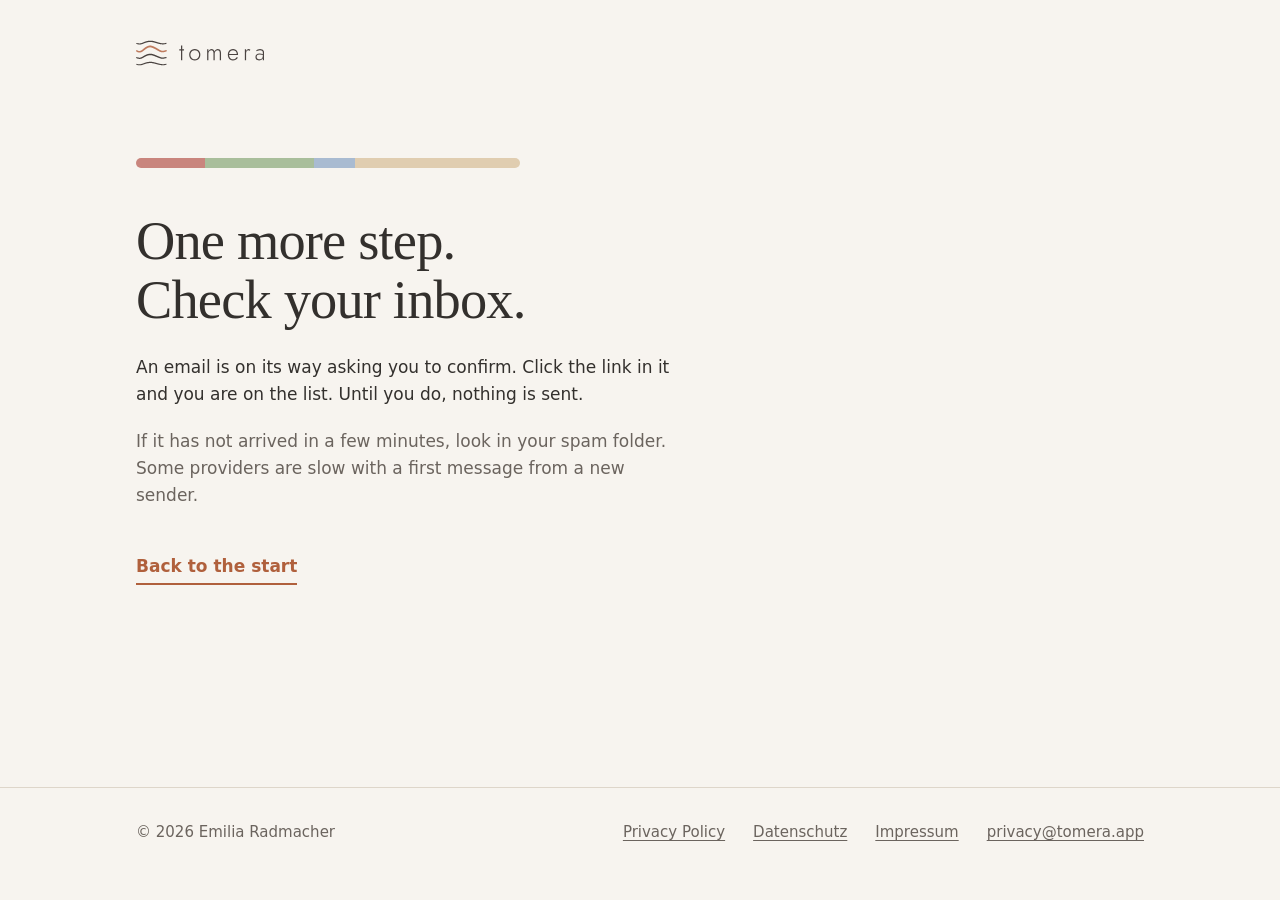
<file: thanks.html>
<!DOCTYPE html>
<html lang="en">
<head>
<meta charset="utf-8">
<meta name="viewport" content="width=device-width, initial-scale=1">
<title>Check your inbox · Tomera</title>
<meta name="robots" content="noindex">

<style>
:root{
  --paper:#F7F4EF;
  --card:#EBE5DC;
  --ink:#33302D;
  --ink-soft:#6B645E;
  --clay:#B0603C;
  --line:#DED6CA;

  --menstrual:#C9857D;
  --follicular:#A9BE9B;
  --ovulation:#A9BBD1;
  --luteal:#E0CDB0;
}

*{box-sizing:border-box}
html{-webkit-text-size-adjust:100%}

body{
  margin:0;
  min-height:100vh;
  display:flex;
  flex-direction:column;
  background:var(--paper);
  color:var(--ink);
  font-family:system-ui,-apple-system,"Segoe UI",Roboto,sans-serif;
  font-size:17px;
  line-height:1.6;
  -webkit-font-smoothing:antialiased;
}

.wrap{
  width:100%;
  max-width:66rem;
  margin:0 auto;
  padding:0 1.5rem;
}

a{color:var(--clay)}
a:focus-visible{outline:2px solid var(--clay);outline-offset:3px;border-radius:2px}

.masthead{padding:2.25rem 0 1rem}
.mark{display:block;height:34px;width:auto}

main{flex:1 0 auto;padding:4.5rem 0 0}

h1{
  font-family:ui-serif,"New York",Georgia,serif;
  font-weight:400;
  font-size:clamp(2.2rem,5.5vw,3.4rem);
  line-height:1.08;
  letter-spacing:-.015em;
  margin:0 0 1.5rem;
  max-width:16ch;
}

p{max-width:50ch;margin:0 0 1.25rem}
.soft{color:var(--ink-soft)}

.band{
  display:flex;
  height:10px;
  border-radius:999px;
  overflow:hidden;
  margin:0 0 2.75rem;
  max-width:24rem;
}
.band span{display:block}
.band .m{flex:5;background:var(--menstrual)}
.band .f{flex:8;background:var(--follicular)}
.band .o{flex:3;background:var(--ovulation)}
.band .l{flex:12;background:var(--luteal)}

.back{
  display:inline-block;
  margin:1.5rem 0 0;
  font-weight:600;
  text-decoration:none;
  border-bottom:2px solid var(--clay);
  padding-bottom:2px;
}

.foot{
  flex:none;
  margin-top:5rem;
  border-top:1px solid var(--line);
  padding:2rem 0 3.5rem;
  font-size:.9375rem;
  color:var(--ink-soft);
}
.foot .wrap{
  display:flex;
  flex-wrap:wrap;
  gap:.75rem 1.75rem;
  align-items:baseline;
  justify-content:space-between;
}
.foot nav{display:flex;flex-wrap:wrap;gap:.75rem 1.75rem}
.foot a{color:var(--ink-soft);text-decoration:underline;text-underline-offset:3px}
.foot a:hover{color:var(--clay)}
.foot .copy{margin:0}

@media (max-width:760px){
  main{padding-top:3rem}
}
</style>
<link rel="icon" href="/icon.png" type="image/png">
<link rel="apple-touch-icon" href="/icon.png">
</head>

<body>

<header class="masthead">
  <div class="wrap">
    <a href="/"><img class="mark" src="tomera_lockup_horizontal_light.svg" alt="Tomera"></a>
  </div>
</header>

<main>
  <div class="wrap">
    <div class="band" role="presentation">
      <span class="m"></span><span class="f"></span><span class="o"></span><span class="l"></span>
    </div>

    <h1>One more step. Check your inbox.</h1>

    <p>
      An email is on its way asking you to confirm. Click the link in it and you
      are on the list. Until you do, nothing is sent.
    </p>

    <p class="soft">
      If it has not arrived in a few minutes, look in your spam folder. Some
      providers are slow with a first message from a new sender.
    </p>

    <a class="back" href="/">Back to the start</a>
  </div>
</main>

<footer class="foot">
  <div class="wrap">
    <p class="copy">&copy; 2026 Emilia Radmacher</p>
    <nav>
      <a href="/privacy.html">Privacy Policy</a>
      <a href="/datenschutz.html">Datenschutz</a>
      <a href="/impressum.html">Impressum</a>
      <a href="mailto:privacy@tomera.app">privacy@tomera.app</a>
    </nav>
  </div>
</footer>

</body>
</html>
</file>
<file: style.css>
:root{
  --paper:#F7F4EF;
  --card:#EBE5DC;
  --ink:#33302D;
  --ink-soft:#6B645E;
  --clay:#B0603C;
  --line:#DED6CA;

  --menstrual:#C9857D;
  --follicular:#A9BE9B;
  --ovulation:#A9BBD1;
  --luteal:#E0CDB0;
}

*{box-sizing:border-box}

html{-webkit-text-size-adjust:100%}

body{
  margin:0;
  padding:0;
  background:var(--paper);
  color:var(--ink);
  font-family:system-ui,-apple-system,"Segoe UI",Roboto,sans-serif;
  font-size:17px;
  line-height:1.65;
  -webkit-font-smoothing:antialiased;
}

.wrap{
  max-width:44rem;
  margin:0 auto;
  padding:2.25rem 1.5rem 6rem;
}

/* ---------- header ---------- */

header{
  position:relative;
  padding-bottom:2rem;
  margin-bottom:2.75rem;
}

/* The cycle band from the landing page, in true 28-day proportions. */
header::after{
  content:"";
  position:absolute;
  left:0;
  right:0;
  bottom:0;
  height:3px;
  border-radius:999px;
  background:linear-gradient(
    to right,
    var(--menstrual) 0 17.86%,
    var(--follicular) 17.86% 46.43%,
    var(--ovulation) 46.43% 57.14%,
    var(--luteal) 57.14% 100%
  );
}

.brand{
  display:inline-block;
  line-height:0;
}
.brand img{
  display:block;
  height:44px;
  width:auto;
}

h1{
  font-family:ui-serif,"New York",Georgia,serif;
  font-weight:400;
  font-size:clamp(2rem,5vw,2.8rem);
  line-height:1.1;
  letter-spacing:-.015em;
  margin:2rem 0 .5rem;
}

.updated{
  font-size:.875rem;
  color:var(--ink-soft);
  margin:0;
}

.langswitch{
  margin-top:1.25rem;
  font-size:.9375rem;
}
.langswitch a{
  color:var(--clay);
  text-decoration:none;
  border-bottom:1px solid transparent;
}
.langswitch a:hover{border-bottom-color:var(--clay)}
.langswitch .current{color:var(--ink-soft)}

/* ---------- body copy ---------- */

h2{
  font-family:ui-serif,"New York",Georgia,serif;
  font-weight:400;
  font-size:1.5rem;
  line-height:1.25;
  letter-spacing:-.01em;
  margin:3rem 0 .875rem;
}

p{margin:0 0 1rem}

strong{font-weight:600}

ul{
  margin:0 0 1rem;
  padding-left:1.35rem;
}
li{margin-bottom:.5rem}

.addr{
  white-space:pre-line;
  background:var(--card);
  border-radius:14px;
  padding:1.15rem 1.35rem;
  margin:0 0 1rem;
  font-size:.9375rem;
  line-height:1.55;
}

a{color:var(--clay)}

a:focus-visible{
  outline:2px solid var(--clay);
  outline-offset:3px;
  border-radius:2px;
}

/* ---------- footer ---------- */

footer{
  border-top:1px solid var(--line);
  margin-top:4.5rem;
  padding-top:2rem;
  font-size:.9375rem;
  color:var(--ink-soft);
  display:flex;
  flex-wrap:wrap;
  gap:.75rem 1.75rem;
  align-items:baseline;
  justify-content:space-between;
}

footer .copy{margin:0}

footer nav{
  display:flex;
  flex-wrap:wrap;
  gap:.75rem 1.75rem;
}

footer a{
  color:var(--ink-soft);
  text-decoration:underline;
  text-underline-offset:3px;
}
footer a:hover{color:var(--clay)}

@media (max-width:600px){
  .wrap{padding:1.75rem 1.25rem 4.5rem}
  body{font-size:16px}
  .brand img{height:38px}
  h2{font-size:1.35rem;margin-top:2.5rem}
}
</file>
